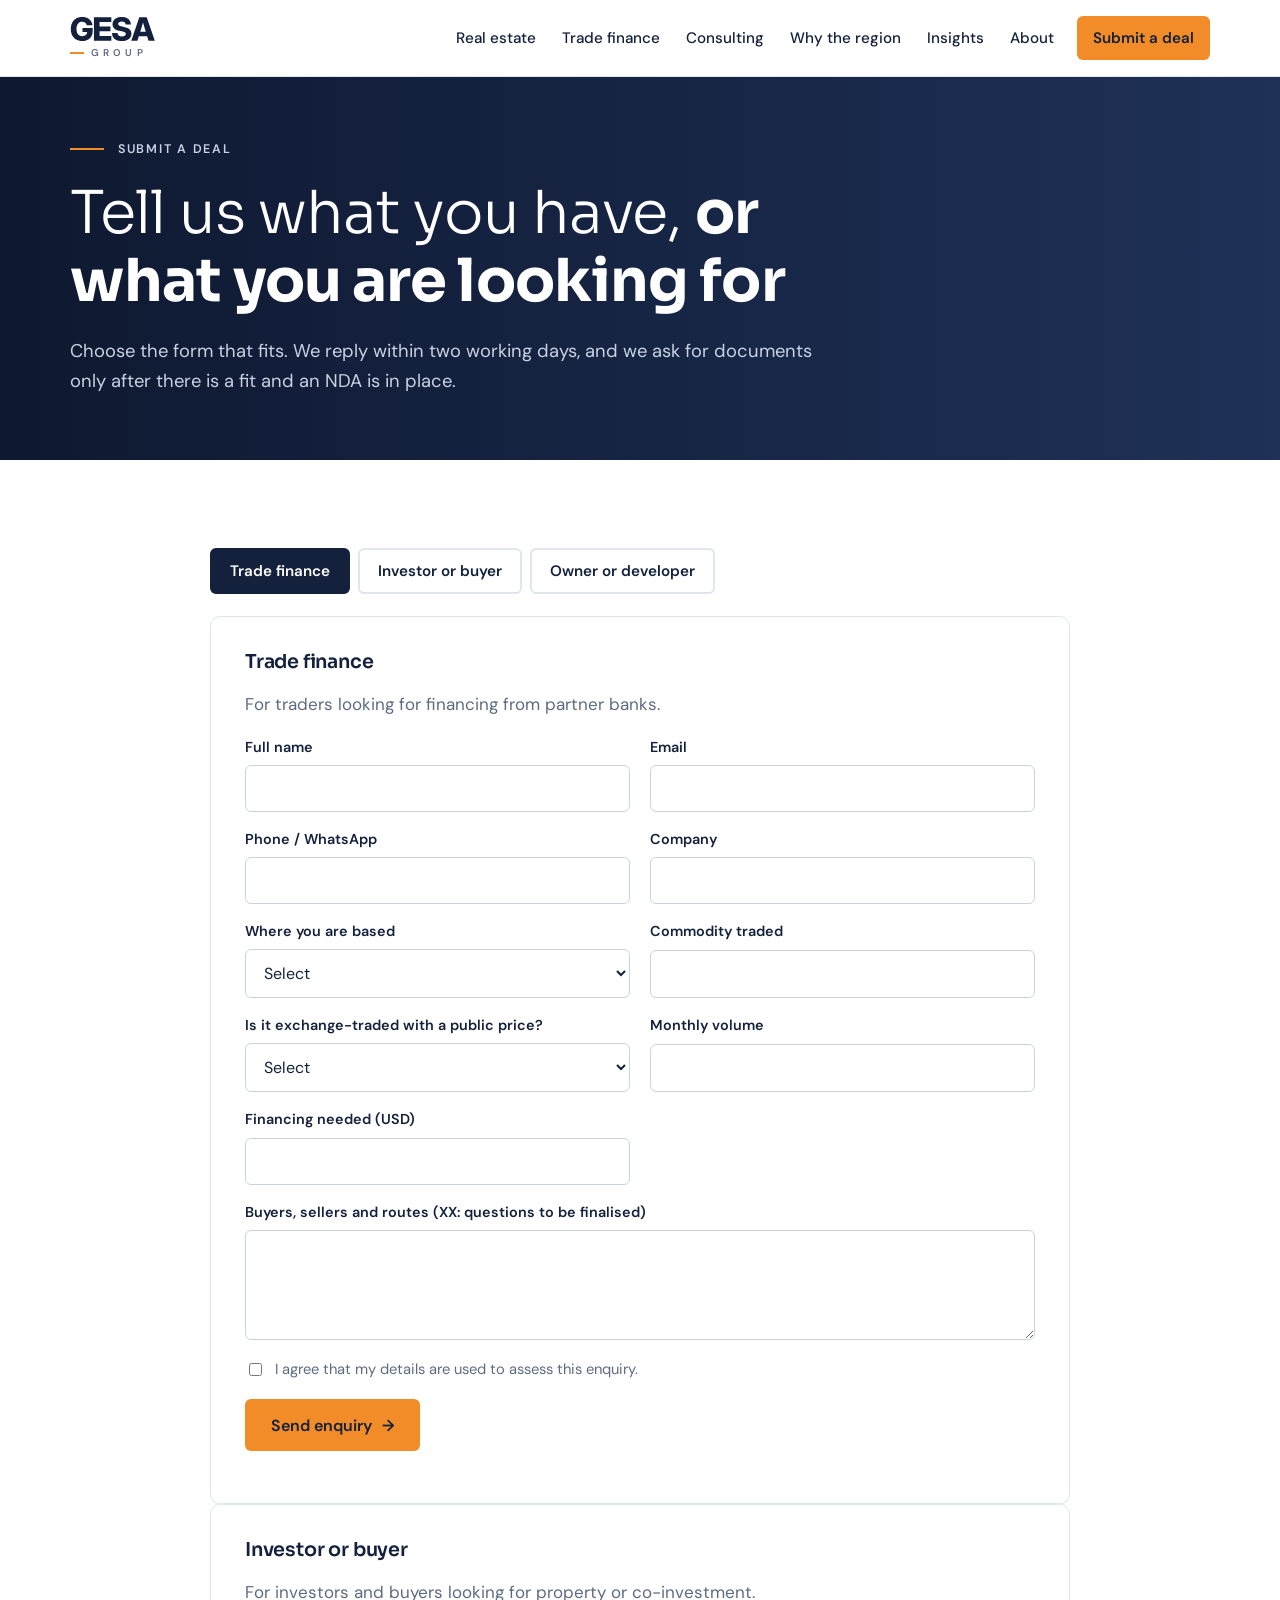
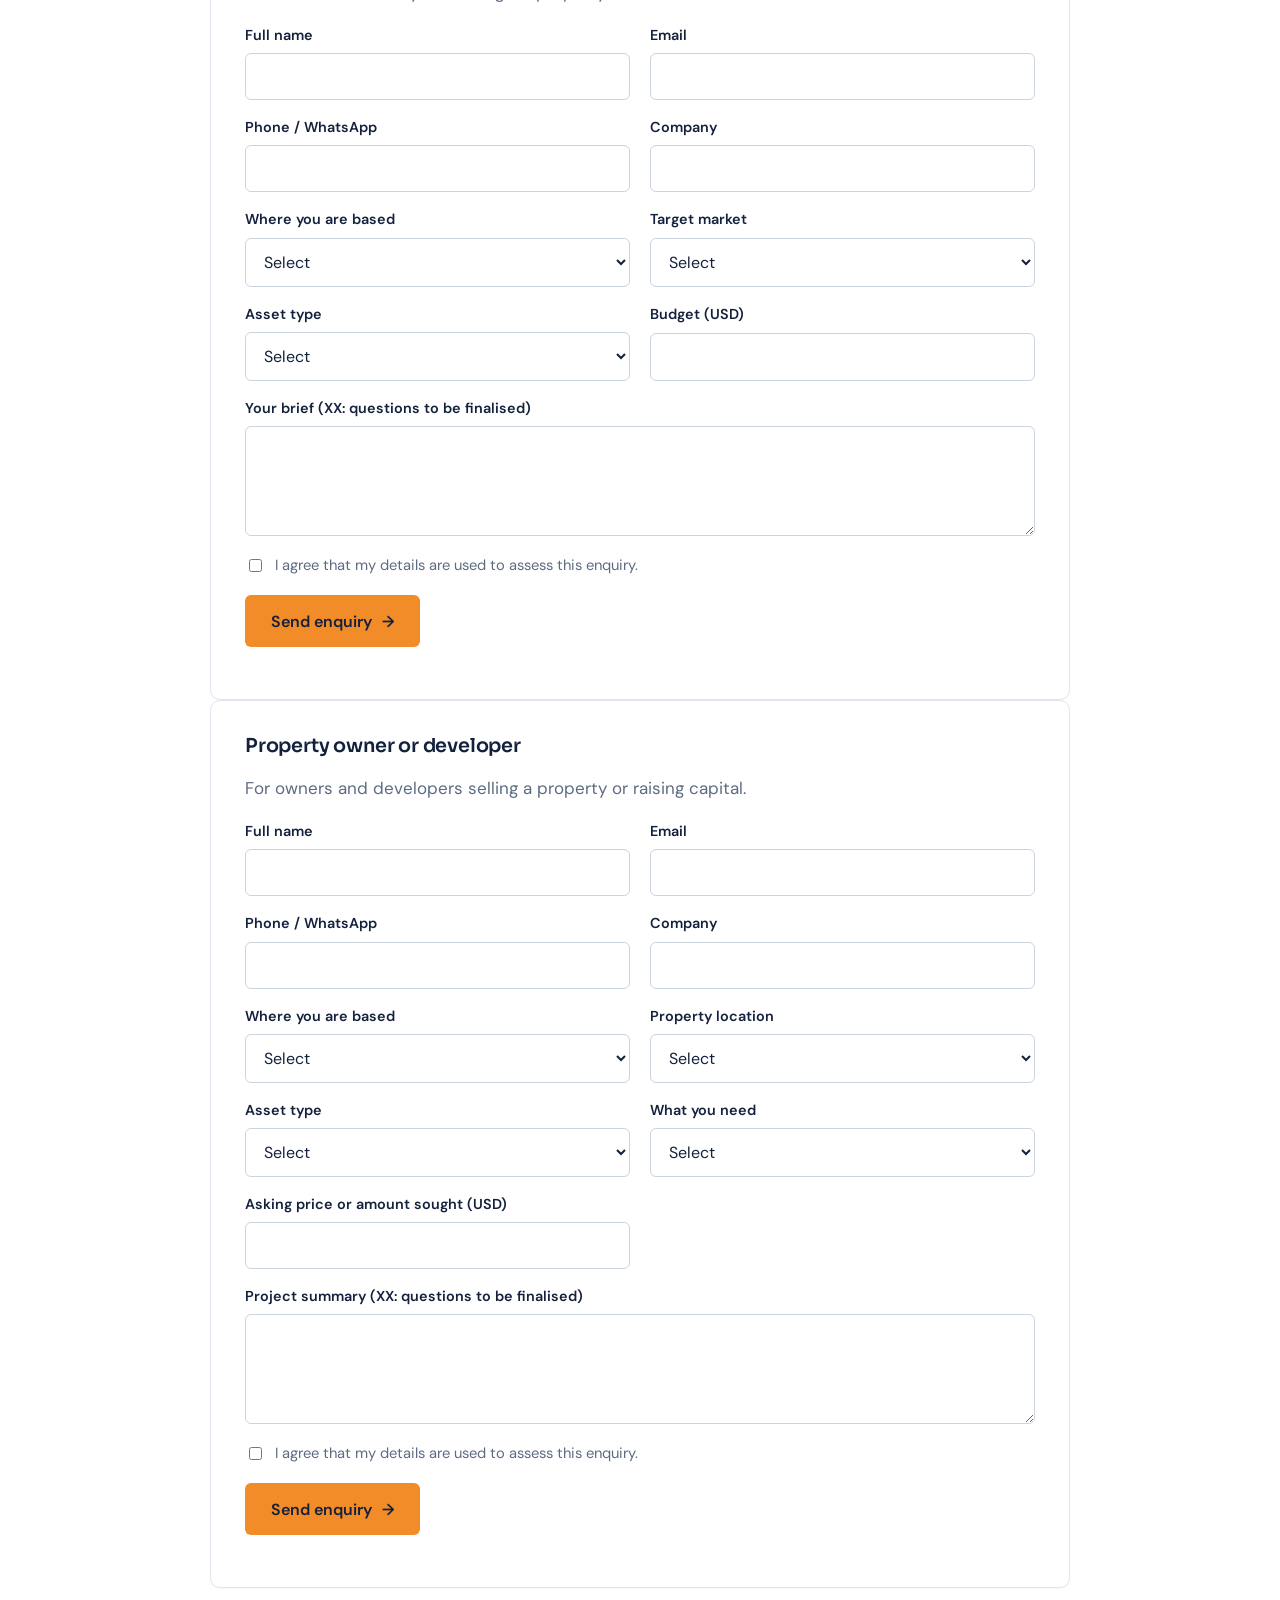
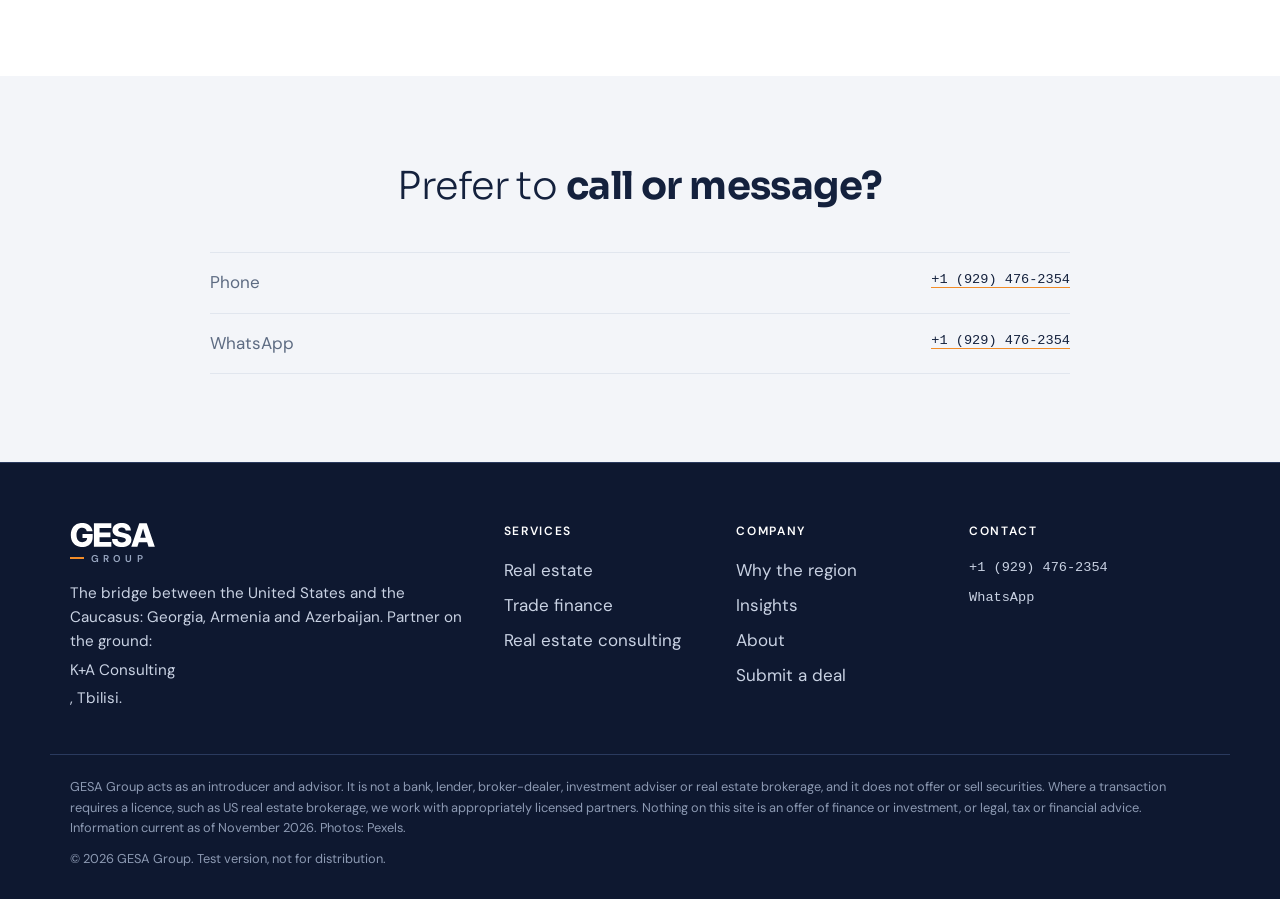
<file: contact.html>
<!doctype html>
<html lang="en">
<head>
<meta charset="utf-8">
<meta name="viewport" content="width=device-width, initial-scale=1, viewport-fit=cover">
<title>Submit a Deal | GESA Group</title>
<meta name="description" content="Send us your deal or brief.">
<meta name="robots" content="noindex, nofollow">
<link rel="icon" href="favicon.svg" type="image/svg+xml">
<link rel="preconnect" href="https://fonts.googleapis.com"><link rel="preconnect" href="https://fonts.gstatic.com" crossorigin><link rel="stylesheet" href="https://fonts.googleapis.com/css2?family=Sora:wght@300;400;600;700&family=DM+Sans:opsz,wght@9..40,400;9..40,500;9..40,600&display=swap">
<link rel="stylesheet" href="style.css?v=9">
<script type="application/ld+json">{"@context":"https://schema.org","@type":"Organization","name":"GESA Group","url":"https://thegesagroup.com/","logo":"https://thegesagroup.com/assets/gesa-logo.png","description":"Brokerage, introductions and advisory between the United States and the Caucasus: real estate, commodity trade finance and real estate consulting.","telephone":"+1-929-476-2354","areaServed":["United States","Georgia","Armenia","Azerbaijan"],"sameAs":["https://www.linkedin.com/company/86365036/"],"knowsAbout":["Real estate investment","Commodity trade finance","Cross-border advisory"]}</script>
</head>
<body>
<a class="skip" href="#main">Skip to content</a>
<header class="site-head">
  <div class="wrap head-row">
    <a class="brand" href="index.html" aria-label="GESA Group home"><svg class="brand-word" viewBox="0 -20 5412 1530" aria-hidden="true" focusable="false"><path d="M772 1514C1171 1514 1446 1259 1446 881V679H796V943H1094C1091 1097 972 1200 783 1200C548 1200 414 1032 414 746C414 459 547 290 779 290C940 290 1042 374 1069 506H1435C1402 189 1117 -24 766 -24C361 -24 52 259 52 746C52 1211 339 1514 772 1514ZM1525.08 1490H2635.08V1184H1885.08V890H2578.08V593H1885.08V306H2635.08V0H1525.08ZM3304.16 1514C3688.16 1514 3916.16 1337 3916.16 1037C3916.16 807 3773.16 676 3443.16 610L3312.16 584C3142.16 549 3071.16 504 3071.16 423C3071.16 330 3166.16 265 3302.16 265C3444.16 265 3539.16 341 3549.16 464H3882.16C3873.16 159 3654.16 -24 3297.16 -24C2947.16 -24 2711.16 163 2711.16 440C2711.16 657 2860.16 801 3151.16 861L3304.16 892C3483.16 929 3560.16 978 3560.16 1063C3560.16 1161 3459.16 1225 3307.16 1225C3135.16 1225 3030.16 1141 3025.16 998H2682.16C2682.16 1327 2907.16 1514 3304.16 1514ZM3906.24 1490H4297.24L4388.24 1203H4917.24L5005.24 1490H5407.24L4892.24 0H4418.24ZM4478.24 922 4505.24 835C4557.24 669 4605.24 506 4656.24 323C4706.24 506 4754.24 669 4803.24 835L4830.24 922Z"/></svg><span class="brand-sub" aria-hidden="true"><i></i>GROUP</span></a>
    <nav class="nav" aria-label="Main"><a href="real-estate.html">Real estate</a><a href="trade-finance.html">Trade finance</a><a href="consulting.html">Consulting</a><a href="why-the-region.html">Why the region</a><a href="insights.html">Insights</a><a href="about.html">About</a><a class="nav-cta" href="contact.html" aria-current="page">Submit a deal</a></nav>
  </div>
</header>
<main id="main">
<section class="page-hero"><div class="wrap ph-grid">
  <div class="ph-copy"><p class="eyebrow">Submit a deal</p><h1>Tell us what you have, <b>or what you are looking for</b></h1><p class="lede">Choose the form that fits. We reply within two working days, and we ask for documents only after there is a fit and an NDA is in place.</p>
  </div>
  
</div></section>
<section class="section">
  <div class="wrap narrow">
    <div class="tabs" role="tablist" aria-label="Enquiry type">
      <button role="tab" id="tab-trader" aria-controls="form-trader" aria-selected="true">Trade finance</button>
      <button role="tab" id="tab-investor" aria-controls="form-investor" aria-selected="false">Investor or buyer</button>
      <button role="tab" id="tab-owner" aria-controls="form-owner" aria-selected="false">Owner or developer</button>
    </div>
    <div class="forms"><form class="enquiry" id="form-trader" name="trader" method="POST" data-netlify="true" netlify-honeypot="company_url">
  <input type="hidden" name="form-name" value="trader">
  <p class="hp"><label>Leave empty <input name="company_url"></label></p>
  <h3>Trade finance</h3><p class="muted">For traders looking for financing from partner banks.</p>
  <div class="fields"><div class="field"><label for="trader-name">Full name</label><input id="trader-name" name="name" type="text" required></div><div class="field"><label for="trader-email">Email</label><input id="trader-email" name="email" type="email" required></div><div class="field"><label for="trader-phone">Phone / WhatsApp</label><input id="trader-phone" name="phone" type="tel" required></div><div class="field"><label for="trader-company">Company</label><input id="trader-company" name="company" type="text"></div><div class="field"><label for="trader-country">Where you are based</label><select id="trader-country" name="country"><option value="">Select</option><option>United States</option><option>Georgia</option><option>Armenia</option><option>Azerbaijan</option><option>Other</option></select></div><div class="field"><label for="trader-commodity">Commodity traded</label><input id="trader-commodity" name="commodity" type="text"></div><div class="field"><label for="trader-liquidity">Is it exchange-traded with a public price?</label><select id="trader-liquidity" name="liquidity"><option value="">Select</option><option>Yes</option><option>Partly</option><option>No, niche product</option></select></div><div class="field"><label for="trader-volume">Monthly volume</label><input id="trader-volume" name="volume" type="text"></div><div class="field"><label for="trader-amount">Financing needed (USD)</label><input id="trader-amount" name="amount" type="text"></div><div class="field full"><label for="trader-details">Buyers, sellers and routes (XX: questions to be finalised)</label><textarea id="trader-details" name="details" rows="4"></textarea></div></div>
  <label class="consent"><input type="checkbox" name="consent" required> I agree that my details are used to assess this enquiry.</label>
  <button class="btn btn-orange" type="submit">Send enquiry <span aria-hidden="true">&rarr;</span></button>
  <p class="form-note muted small" role="status"></p>
</form><form class="enquiry" id="form-investor" name="investor" method="POST" data-netlify="true" netlify-honeypot="company_url">
  <input type="hidden" name="form-name" value="investor">
  <p class="hp"><label>Leave empty <input name="company_url"></label></p>
  <h3>Investor or buyer</h3><p class="muted">For investors and buyers looking for property or co-investment.</p>
  <div class="fields"><div class="field"><label for="investor-name">Full name</label><input id="investor-name" name="name" type="text" required></div><div class="field"><label for="investor-email">Email</label><input id="investor-email" name="email" type="email" required></div><div class="field"><label for="investor-phone">Phone / WhatsApp</label><input id="investor-phone" name="phone" type="tel" required></div><div class="field"><label for="investor-company">Company</label><input id="investor-company" name="company" type="text"></div><div class="field"><label for="investor-country">Where you are based</label><select id="investor-country" name="country"><option value="">Select</option><option>United States</option><option>Georgia</option><option>Armenia</option><option>Azerbaijan</option><option>Other</option></select></div><div class="field"><label for="investor-market">Target market</label><select id="investor-market" name="market"><option value="">Select</option><option>United States</option><option>Georgia</option><option>Armenia</option><option>Azerbaijan</option><option>Open</option></select></div><div class="field"><label for="investor-asset">Asset type</label><select id="investor-asset" name="asset"><option value="">Select</option><option>Residential</option><option>Multifamily</option><option>Hospitality</option><option>Commercial</option><option>Land / development</option></select></div><div class="field"><label for="investor-budget">Budget (USD)</label><input id="investor-budget" name="budget" type="text"></div><div class="field full"><label for="investor-details">Your brief (XX: questions to be finalised)</label><textarea id="investor-details" name="details" rows="4"></textarea></div></div>
  <label class="consent"><input type="checkbox" name="consent" required> I agree that my details are used to assess this enquiry.</label>
  <button class="btn btn-orange" type="submit">Send enquiry <span aria-hidden="true">&rarr;</span></button>
  <p class="form-note muted small" role="status"></p>
</form><form class="enquiry" id="form-owner" name="owner" method="POST" data-netlify="true" netlify-honeypot="company_url">
  <input type="hidden" name="form-name" value="owner">
  <p class="hp"><label>Leave empty <input name="company_url"></label></p>
  <h3>Property owner or developer</h3><p class="muted">For owners and developers selling a property or raising capital.</p>
  <div class="fields"><div class="field"><label for="owner-name">Full name</label><input id="owner-name" name="name" type="text" required></div><div class="field"><label for="owner-email">Email</label><input id="owner-email" name="email" type="email" required></div><div class="field"><label for="owner-phone">Phone / WhatsApp</label><input id="owner-phone" name="phone" type="tel" required></div><div class="field"><label for="owner-company">Company</label><input id="owner-company" name="company" type="text"></div><div class="field"><label for="owner-country">Where you are based</label><select id="owner-country" name="country"><option value="">Select</option><option>United States</option><option>Georgia</option><option>Armenia</option><option>Azerbaijan</option><option>Other</option></select></div><div class="field"><label for="owner-location">Property location</label><select id="owner-location" name="location"><option value="">Select</option><option>United States</option><option>Georgia</option><option>Armenia</option><option>Azerbaijan</option></select></div><div class="field"><label for="owner-asset">Asset type</label><select id="owner-asset" name="asset"><option value="">Select</option><option>Residential</option><option>Multifamily</option><option>Hospitality</option><option>Commercial</option><option>Land / development</option></select></div><div class="field"><label for="owner-need">What you need</label><select id="owner-need" name="need"><option value="">Select</option><option>Buyer</option><option>Co-investor</option><option>Debt</option><option>Advice</option></select></div><div class="field"><label for="owner-value">Asking price or amount sought (USD)</label><input id="owner-value" name="value" type="text"></div><div class="field full"><label for="owner-details">Project summary (XX: questions to be finalised)</label><textarea id="owner-details" name="details" rows="4"></textarea></div></div>
  <label class="consent"><input type="checkbox" name="consent" required> I agree that my details are used to assess this enquiry.</label>
  <button class="btn btn-orange" type="submit">Send enquiry <span aria-hidden="true">&rarr;</span></button>
  <p class="form-note muted small" role="status"></p>
</form></div>
  </div>
</section>
<section class="section alt" id="contact">
  <div class="wrap narrow">
    <div class="section-head center"><h2>Prefer to <b>call or message?</b></h2></div>
    <dl class="contact-list">
      <div><dt>Phone</dt><dd class="mono"><a href="tel:+19294762354">+1 (929) 476-2354</a></dd></div>
      <div><dt>WhatsApp</dt><dd class="mono"><a href="https://wa.me/19294762354" target="_blank" rel="noopener">+1 (929) 476-2354</a></dd></div>
    </dl>
  </div>
</section>
<script>
(function(){
  var tabs=[].slice.call(document.querySelectorAll('.tabs [role=tab]'));
  function show(id){tabs.forEach(function(t){var on=t.getAttribute('aria-controls')===id;t.setAttribute('aria-selected',on);document.getElementById(t.getAttribute('aria-controls')).hidden=!on;});}
  tabs.forEach(function(t){t.addEventListener('click',function(){show(t.getAttribute('aria-controls'));});});
  var h=(location.hash||'').replace('#','');
  show(['form-trader','form-investor','form-owner'].indexOf('form-'+h)>-1?'form-'+h:'form-trader');
  [].slice.call(document.querySelectorAll('form.enquiry')).forEach(function(f){
    f.addEventListener('submit',function(e){
      e.preventDefault();
      var note=f.querySelector('.form-note'), btn=f.querySelector('button[type=submit]');
      if(location.hostname.indexOf('github.io')>-1){note.textContent='Test version: this form is not connected yet. Please call or message us on WhatsApp: +1 (929) 476-2354.';return;}
      btn.disabled=true; note.textContent='Sending…';
      fetch('/',{method:'POST',headers:{'Content-Type':'application/x-www-form-urlencoded'},body:new URLSearchParams(new FormData(f)).toString()})
        .then(function(r){if(!r.ok)throw new Error(r.status);
          f.querySelector('.fields').hidden=true; f.querySelector('.consent').hidden=true; btn.hidden=true;
          note.textContent='Thank you. We have your enquiry and will reply within two working days.';})
        .catch(function(){btn.disabled=false; note.textContent='The form could not be sent. Please try again, or call or message us on WhatsApp: +1 (929) 476-2354.';});
    });
  });
})();
</script>

</main>
<footer class="site-foot">
  <div class="wrap foot-grid">
    <div class="foot-brand">
      <a class="brand" href="index.html" aria-label="GESA Group home"><svg class="brand-word" viewBox="0 -20 5412 1530" aria-hidden="true" focusable="false"><path d="M772 1514C1171 1514 1446 1259 1446 881V679H796V943H1094C1091 1097 972 1200 783 1200C548 1200 414 1032 414 746C414 459 547 290 779 290C940 290 1042 374 1069 506H1435C1402 189 1117 -24 766 -24C361 -24 52 259 52 746C52 1211 339 1514 772 1514ZM1525.08 1490H2635.08V1184H1885.08V890H2578.08V593H1885.08V306H2635.08V0H1525.08ZM3304.16 1514C3688.16 1514 3916.16 1337 3916.16 1037C3916.16 807 3773.16 676 3443.16 610L3312.16 584C3142.16 549 3071.16 504 3071.16 423C3071.16 330 3166.16 265 3302.16 265C3444.16 265 3539.16 341 3549.16 464H3882.16C3873.16 159 3654.16 -24 3297.16 -24C2947.16 -24 2711.16 163 2711.16 440C2711.16 657 2860.16 801 3151.16 861L3304.16 892C3483.16 929 3560.16 978 3560.16 1063C3560.16 1161 3459.16 1225 3307.16 1225C3135.16 1225 3030.16 1141 3025.16 998H2682.16C2682.16 1327 2907.16 1514 3304.16 1514ZM3906.24 1490H4297.24L4388.24 1203H4917.24L5005.24 1490H5407.24L4892.24 0H4418.24ZM4478.24 922 4505.24 835C4557.24 669 4605.24 506 4656.24 323C4706.24 506 4754.24 669 4803.24 835L4830.24 922Z"/></svg><span class="brand-sub" aria-hidden="true"><i></i>GROUP</span></a>
      <p>The bridge between the United States and the Caucasus: Georgia, Armenia and Azerbaijan. Partner on the ground: <a href="https://kaconsulting.ge/" target="_blank" rel="noopener">K+A Consulting</a>, Tbilisi.</p>
    </div>
    <div><h4>Services</h4><a href="real-estate.html">Real estate</a><a href="trade-finance.html">Trade finance</a><a href="consulting.html">Real estate consulting</a></div>
    <div><h4>Company</h4><a href="why-the-region.html">Why the region</a><a href="insights.html">Insights</a><a href="about.html">About</a><a href="contact.html">Submit a deal</a></div>
    <div><h4>Contact</h4><p class="mono"><a href="tel:+19294762354">+1 (929) 476-2354</a></p><p class="mono"><a href="https://wa.me/19294762354" target="_blank" rel="noopener">WhatsApp</a></p></div>
  </div>
  <div class="wrap legal">
    <p>GESA Group acts as an introducer and advisor. It is not a bank, lender, broker-dealer, investment adviser or real estate brokerage, and it does not offer or sell securities. Where a transaction requires a licence, such as US real estate brokerage, we work with appropriately licensed partners. Nothing on this site is an offer of finance or investment, or legal, tax or financial advice. Information current as of November 2026. Photos: Pexels.</p>
    <p>&copy; 2026 GESA Group. Test version, not for distribution.</p>
  </div>
</footer>
</body>
</html>
</file>
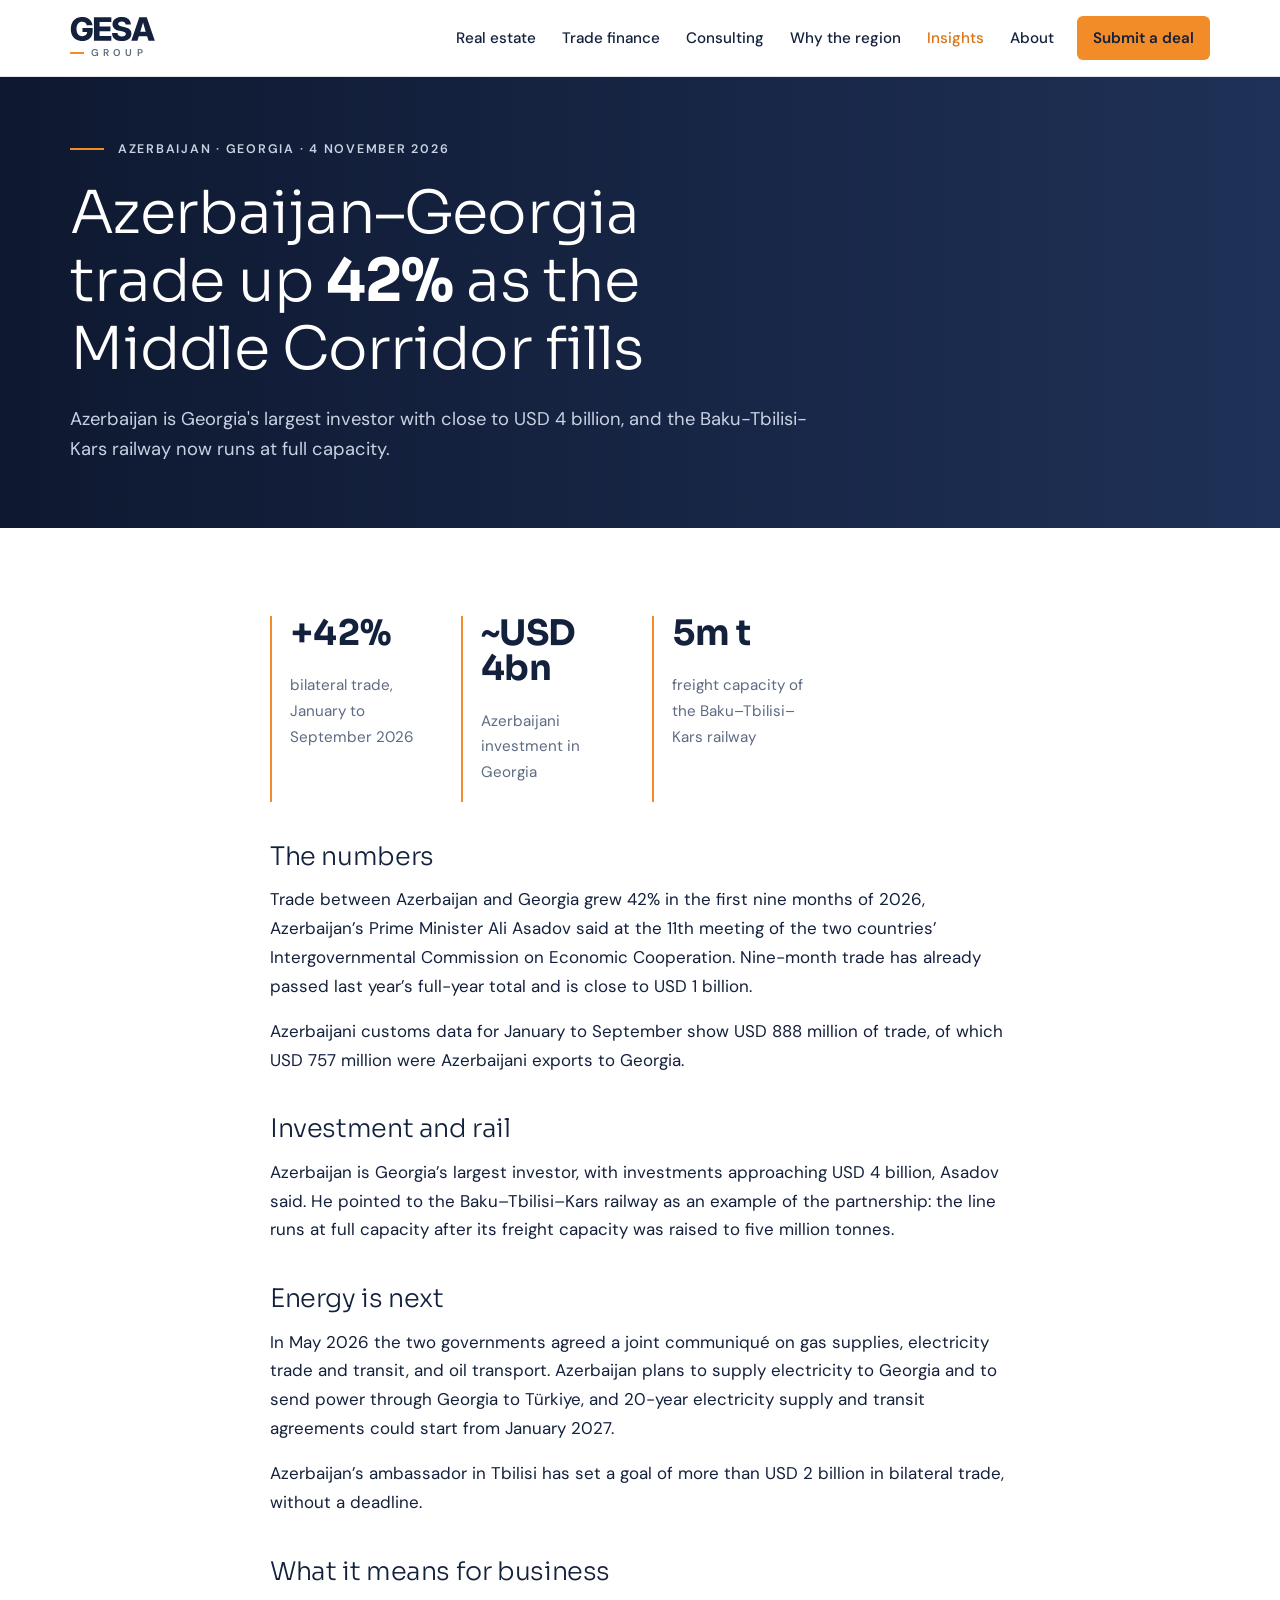
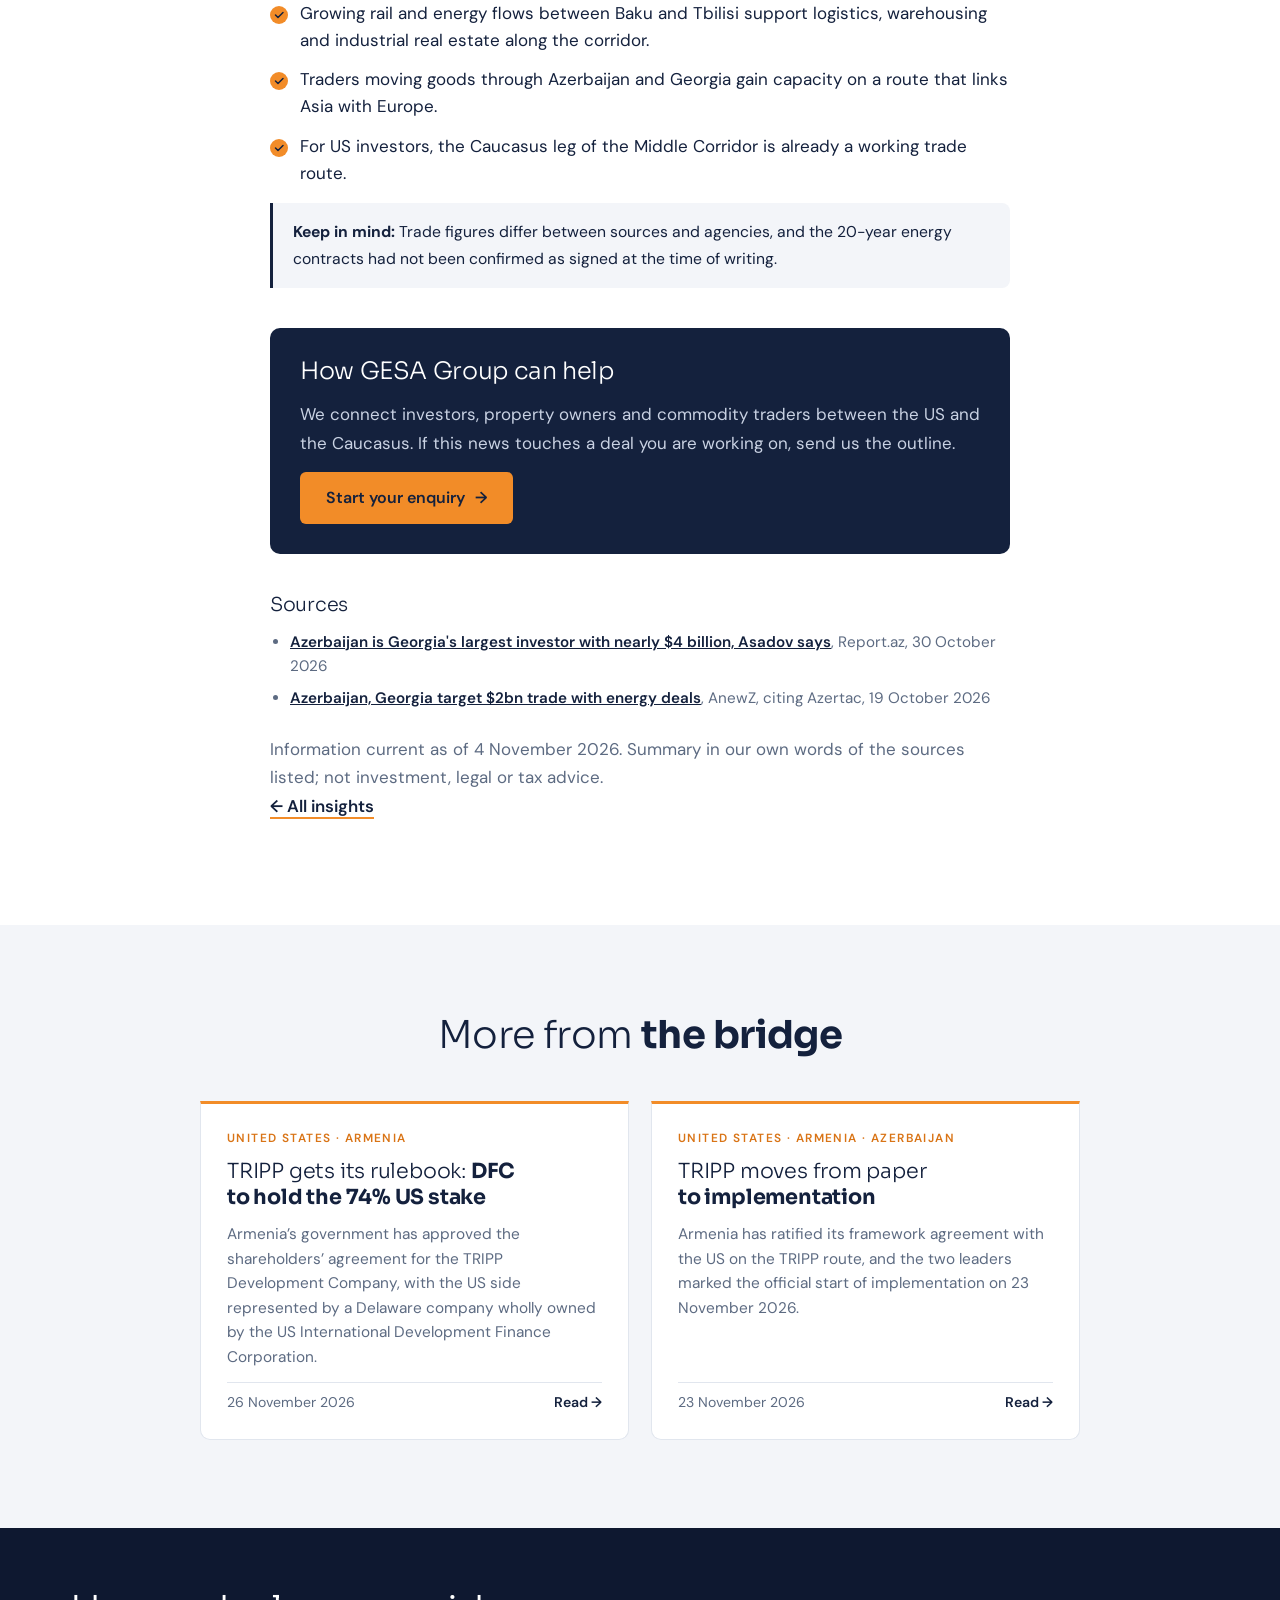
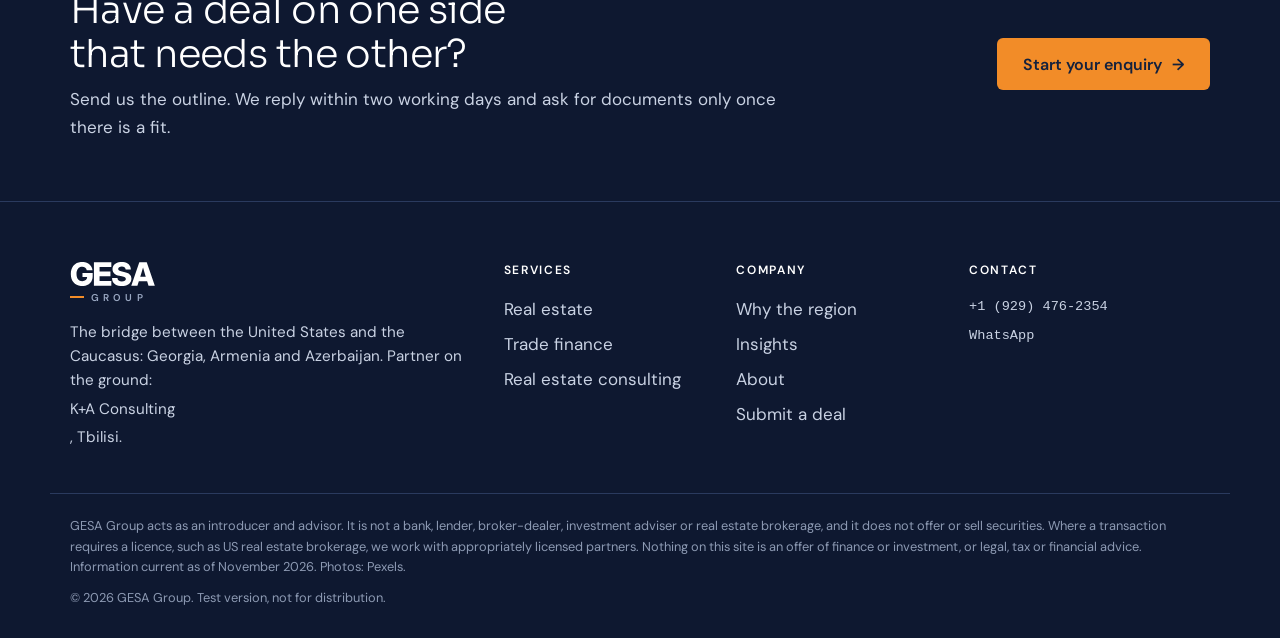
<file: insights-azerbaijan-georgia-trade-up-42.html>
<!doctype html>
<html lang="en">
<head>
<meta charset="utf-8">
<meta name="viewport" content="width=device-width, initial-scale=1, viewport-fit=cover">
<title>Azerbaijan–Georgia trade up 42% as the Middle Corridor fills | GESA Group</title>
<meta name="description" content="Azerbaijan is Georgia's largest investor with close to USD 4 billion, and the Baku-Tbilisi-Kars railway now runs at full capacity.">
<meta name="robots" content="noindex, nofollow">
<link rel="icon" href="favicon.svg" type="image/svg+xml">
<link rel="preconnect" href="https://fonts.googleapis.com"><link rel="preconnect" href="https://fonts.gstatic.com" crossorigin><link rel="stylesheet" href="https://fonts.googleapis.com/css2?family=Sora:wght@300;400;600;700&family=DM+Sans:opsz,wght@9..40,400;9..40,500;9..40,600&display=swap">
<link rel="stylesheet" href="style.css?v=9">
<script type="application/ld+json">{"@context":"https://schema.org","@type":"Organization","name":"GESA Group","url":"https://thegesagroup.com/","logo":"https://thegesagroup.com/assets/gesa-logo.png","description":"Brokerage, introductions and advisory between the United States and the Caucasus: real estate, commodity trade finance and real estate consulting.","telephone":"+1-929-476-2354","areaServed":["United States","Georgia","Armenia","Azerbaijan"],"sameAs":["https://www.linkedin.com/company/86365036/"],"knowsAbout":["Real estate investment","Commodity trade finance","Cross-border advisory"]}</script>
</head>
<body>
<a class="skip" href="#main">Skip to content</a>
<header class="site-head">
  <div class="wrap head-row">
    <a class="brand" href="index.html" aria-label="GESA Group home"><svg class="brand-word" viewBox="0 -20 5412 1530" aria-hidden="true" focusable="false"><path d="M772 1514C1171 1514 1446 1259 1446 881V679H796V943H1094C1091 1097 972 1200 783 1200C548 1200 414 1032 414 746C414 459 547 290 779 290C940 290 1042 374 1069 506H1435C1402 189 1117 -24 766 -24C361 -24 52 259 52 746C52 1211 339 1514 772 1514ZM1525.08 1490H2635.08V1184H1885.08V890H2578.08V593H1885.08V306H2635.08V0H1525.08ZM3304.16 1514C3688.16 1514 3916.16 1337 3916.16 1037C3916.16 807 3773.16 676 3443.16 610L3312.16 584C3142.16 549 3071.16 504 3071.16 423C3071.16 330 3166.16 265 3302.16 265C3444.16 265 3539.16 341 3549.16 464H3882.16C3873.16 159 3654.16 -24 3297.16 -24C2947.16 -24 2711.16 163 2711.16 440C2711.16 657 2860.16 801 3151.16 861L3304.16 892C3483.16 929 3560.16 978 3560.16 1063C3560.16 1161 3459.16 1225 3307.16 1225C3135.16 1225 3030.16 1141 3025.16 998H2682.16C2682.16 1327 2907.16 1514 3304.16 1514ZM3906.24 1490H4297.24L4388.24 1203H4917.24L5005.24 1490H5407.24L4892.24 0H4418.24ZM4478.24 922 4505.24 835C4557.24 669 4605.24 506 4656.24 323C4706.24 506 4754.24 669 4803.24 835L4830.24 922Z"/></svg><span class="brand-sub" aria-hidden="true"><i></i>GROUP</span></a>
    <nav class="nav" aria-label="Main"><a href="real-estate.html">Real estate</a><a href="trade-finance.html">Trade finance</a><a href="consulting.html">Consulting</a><a href="why-the-region.html">Why the region</a><a href="insights.html" aria-current="page">Insights</a><a href="about.html">About</a><a class="nav-cta" href="contact.html">Submit a deal</a></nav>
  </div>
</header>
<main id="main">
<section class="page-hero"><div class="wrap ph-grid">
  <div class="ph-copy"><p class="eyebrow">Azerbaijan &middot; Georgia &middot; 4 November 2026</p><h1>Azerbaijan&ndash;Georgia trade up <b>42%</b> as the Middle Corridor fills</h1><p class="lede">Azerbaijan is Georgia's largest investor with close to USD 4 billion, and the Baku-Tbilisi-Kars railway now runs at full capacity.</p>
  </div>
  
</div></section>
<section class="section">
  <div class="wrap article">
    <div class="stats light figs"><div><p class="big">+42%</p><p>bilateral trade, January to September 2026</p></div><div><p class="big">~USD 4bn</p><p>Azerbaijani investment in Georgia</p></div><div><p class="big">5m t</p><p>freight capacity of the Baku&ndash;Tbilisi&ndash;Kars railway</p></div></div>
    <h2>The numbers</h2><p>Trade between Azerbaijan and Georgia grew 42% in the first nine months of 2026, Azerbaijan&rsquo;s Prime Minister Ali Asadov said at the 11th meeting of the two countries&rsquo; Intergovernmental Commission on Economic Cooperation. Nine-month trade has already passed last year&rsquo;s full-year total and is close to USD 1 billion.</p><p>Azerbaijani customs data for January to September show USD 888 million of trade, of which USD 757 million were Azerbaijani exports to Georgia.</p><h2>Investment and rail</h2><p>Azerbaijan is Georgia&rsquo;s largest investor, with investments approaching USD 4 billion, Asadov said. He pointed to the Baku&ndash;Tbilisi&ndash;Kars railway as an example of the partnership: the line runs at full capacity after its freight capacity was raised to five million tonnes.</p><h2>Energy is next</h2><p>In May 2026 the two governments agreed a joint communiqu&eacute; on gas supplies, electricity trade and transit, and oil transport. Azerbaijan plans to supply electricity to Georgia and to send power through Georgia to T&uuml;rkiye, and 20-year electricity supply and transit agreements could start from January 2027.</p><p>Azerbaijan&rsquo;s ambassador in Tbilisi has set a goal of more than USD 2 billion in bilateral trade, without a deadline.</p>
    <h2>What it means for business</h2><ul class="checks"><li>Growing rail and energy flows between Baku and Tbilisi support logistics, warehousing and industrial real estate along the corridor.</li><li>Traders moving goods through Azerbaijan and Georgia gain capacity on a route that links Asia with Europe.</li><li>For US investors, the Caucasus leg of the Middle Corridor is already a working trade route.</li></ul>
    <p class="risk"><b>Keep in mind:</b> Trade figures differ between sources and agencies, and the 20-year energy contracts had not been confirmed as signed at the time of writing.</p>
    <div class="help-box">
      <h2>How GESA Group can help</h2>
      <p>We connect investors, property owners and commodity traders between the US and the Caucasus. If this news touches a deal you are working on, send us the outline.</p>
      <a class="btn btn-orange" href="contact.html">Start your enquiry <span aria-hidden="true">&rarr;</span></a>
    </div>
    <h2 class="src-h">Sources</h2>
    <ul class="src"><li><a href="https://report.az/en/foreign-politics/azerbaijan-is-georgia-s-largest-investor-with-nearly-4-billion-asadov-says" target="_blank" rel="noopener">Azerbaijan is Georgia's largest investor with nearly $4 billion, Asadov says</a>, Report.az, 30 October 2026</li><li><a href="https://anewz.tv/business/economy/25662/azerbaijan-georgia-target-2bn-trade-with-energy-deals/news" target="_blank" rel="noopener">Azerbaijan, Georgia target $2bn trade with energy deals</a>, AnewZ, citing Azertac, 19 October 2026</li></ul>
    <p class="note dark">Information current as of 4 November 2026. Summary in our own words of the sources listed; not investment, legal or tax advice.</p>
    <p><a class="back" href="insights.html">&larr; All insights</a></p>
  </div>
</section>
<section class="section alt"><div class="wrap"><div class="section-head center"><h2>More from <b>the bridge</b></h2></div>
<div class="ins-grid two"><a class="ins-card" href="insights-tripp-shareholders-agreement.html">
  <p class="tag">United States &middot; Armenia</p>
  <h3>TRIPP gets its rulebook: <b>DFC to hold the 74% US stake</b></h3>
  <p>Armenia&rsquo;s government has approved the shareholders&rsquo; agreement for the TRIPP Development Company, with the US side represented by a Delaware company wholly owned by the US International Development Finance Corporation.</p>
  <p class="ins-meta"><time datetime="2026-11-26">26 November 2026</time><span class="more">Read <span aria-hidden="true">&rarr;</span></span></p>
</a><a class="ins-card" href="insights-tripp-implementation-begins.html">
  <p class="tag">United States &middot; Armenia &middot; Azerbaijan</p>
  <h3>TRIPP moves from paper <b>to implementation</b></h3>
  <p>Armenia has ratified its framework agreement with the US on the TRIPP route, and the two leaders marked the official start of implementation on 23 November 2026.</p>
  <p class="ins-meta"><time datetime="2026-11-23">23 November 2026</time><span class="more">Read <span aria-hidden="true">&rarr;</span></span></p>
</a></div></div></section>
<section class="cta-band"><div class="wrap cta-row">
  <div><h2>Have a deal on one side that needs the other?</h2><p>Send us the outline. We reply within two working days and ask for documents only once there is a fit.</p></div>
  <a class="btn btn-orange" href="contact.html">Start your enquiry <span aria-hidden="true">&rarr;</span></a>
</div></section>

</main>
<footer class="site-foot">
  <div class="wrap foot-grid">
    <div class="foot-brand">
      <a class="brand" href="index.html" aria-label="GESA Group home"><svg class="brand-word" viewBox="0 -20 5412 1530" aria-hidden="true" focusable="false"><path d="M772 1514C1171 1514 1446 1259 1446 881V679H796V943H1094C1091 1097 972 1200 783 1200C548 1200 414 1032 414 746C414 459 547 290 779 290C940 290 1042 374 1069 506H1435C1402 189 1117 -24 766 -24C361 -24 52 259 52 746C52 1211 339 1514 772 1514ZM1525.08 1490H2635.08V1184H1885.08V890H2578.08V593H1885.08V306H2635.08V0H1525.08ZM3304.16 1514C3688.16 1514 3916.16 1337 3916.16 1037C3916.16 807 3773.16 676 3443.16 610L3312.16 584C3142.16 549 3071.16 504 3071.16 423C3071.16 330 3166.16 265 3302.16 265C3444.16 265 3539.16 341 3549.16 464H3882.16C3873.16 159 3654.16 -24 3297.16 -24C2947.16 -24 2711.16 163 2711.16 440C2711.16 657 2860.16 801 3151.16 861L3304.16 892C3483.16 929 3560.16 978 3560.16 1063C3560.16 1161 3459.16 1225 3307.16 1225C3135.16 1225 3030.16 1141 3025.16 998H2682.16C2682.16 1327 2907.16 1514 3304.16 1514ZM3906.24 1490H4297.24L4388.24 1203H4917.24L5005.24 1490H5407.24L4892.24 0H4418.24ZM4478.24 922 4505.24 835C4557.24 669 4605.24 506 4656.24 323C4706.24 506 4754.24 669 4803.24 835L4830.24 922Z"/></svg><span class="brand-sub" aria-hidden="true"><i></i>GROUP</span></a>
      <p>The bridge between the United States and the Caucasus: Georgia, Armenia and Azerbaijan. Partner on the ground: <a href="https://kaconsulting.ge/" target="_blank" rel="noopener">K+A Consulting</a>, Tbilisi.</p>
    </div>
    <div><h4>Services</h4><a href="real-estate.html">Real estate</a><a href="trade-finance.html">Trade finance</a><a href="consulting.html">Real estate consulting</a></div>
    <div><h4>Company</h4><a href="why-the-region.html">Why the region</a><a href="insights.html">Insights</a><a href="about.html">About</a><a href="contact.html">Submit a deal</a></div>
    <div><h4>Contact</h4><p class="mono"><a href="tel:+19294762354">+1 (929) 476-2354</a></p><p class="mono"><a href="https://wa.me/19294762354" target="_blank" rel="noopener">WhatsApp</a></p></div>
  </div>
  <div class="wrap legal">
    <p>GESA Group acts as an introducer and advisor. It is not a bank, lender, broker-dealer, investment adviser or real estate brokerage, and it does not offer or sell securities. Where a transaction requires a licence, such as US real estate brokerage, we work with appropriately licensed partners. Nothing on this site is an offer of finance or investment, or legal, tax or financial advice. Information current as of November 2026. Photos: Pexels.</p>
    <p>&copy; 2026 GESA Group. Test version, not for distribution.</p>
  </div>
</footer>
</body>
</html>
</file>
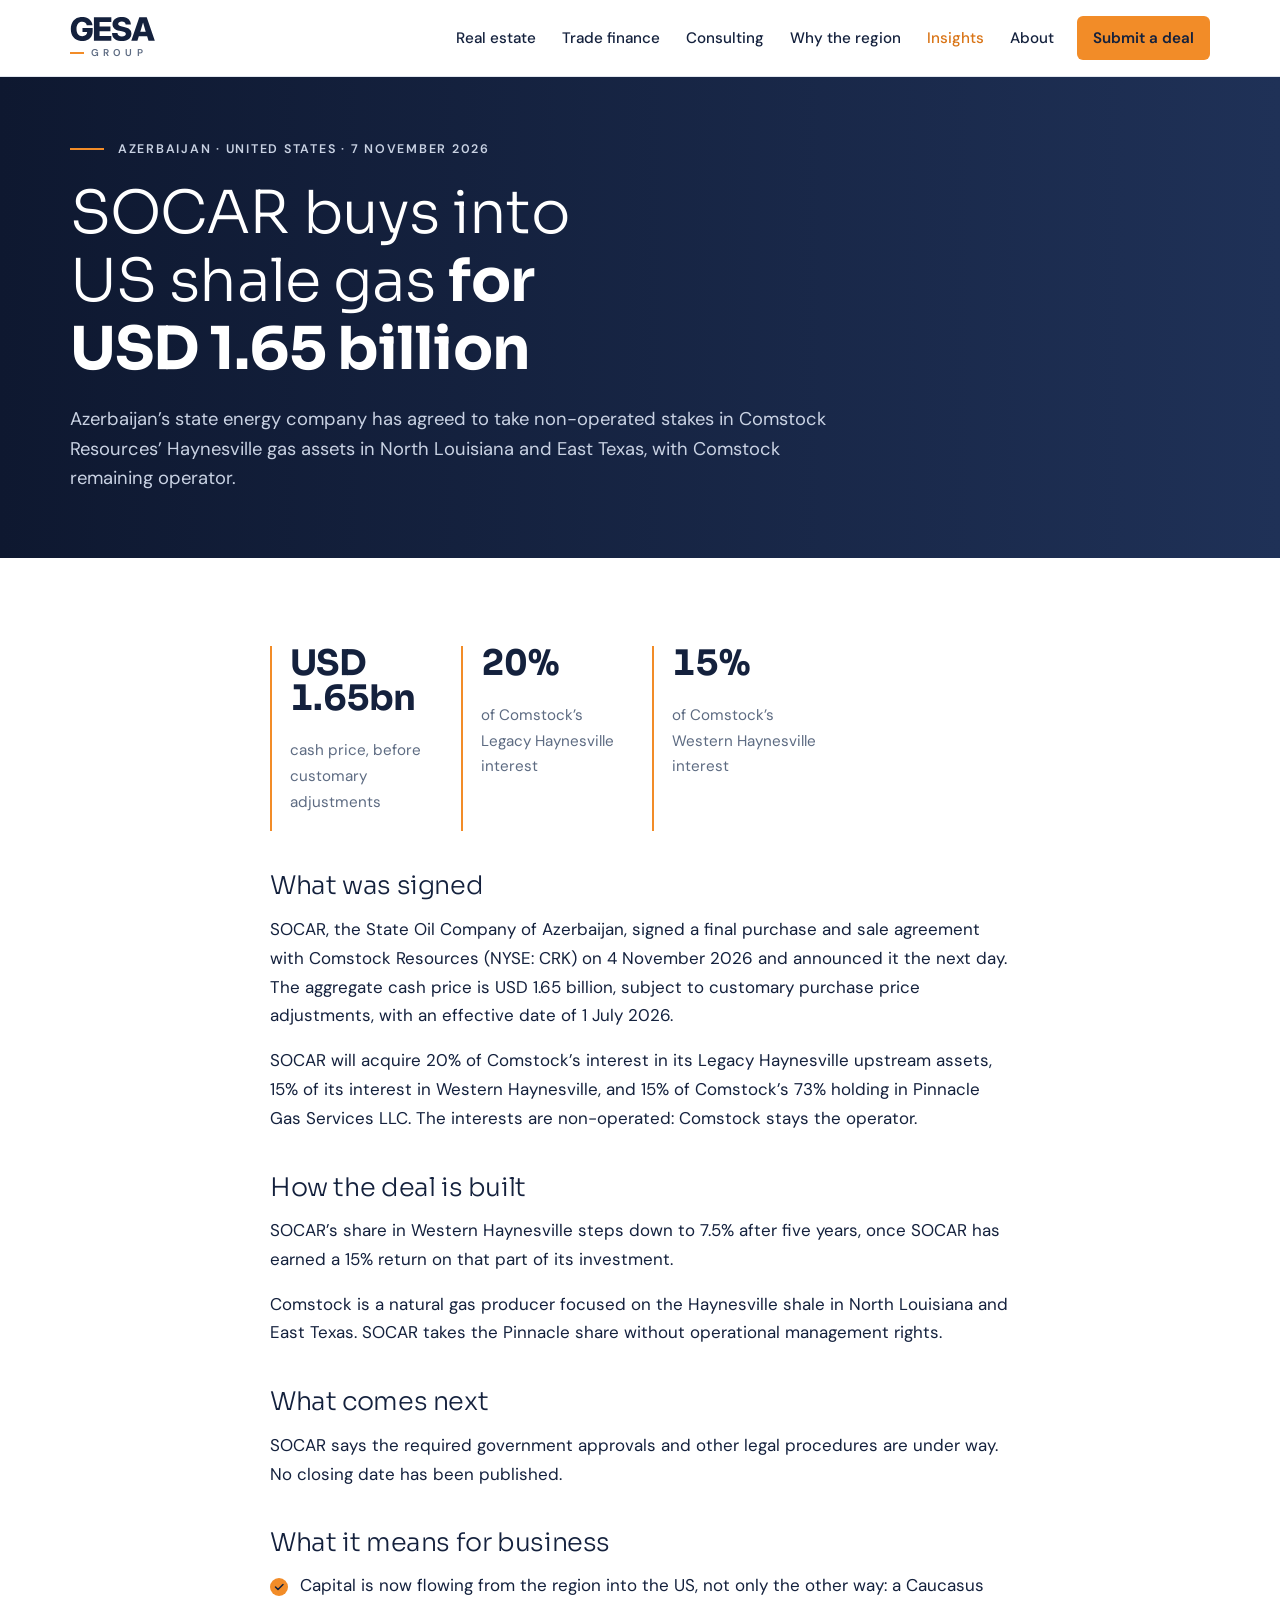
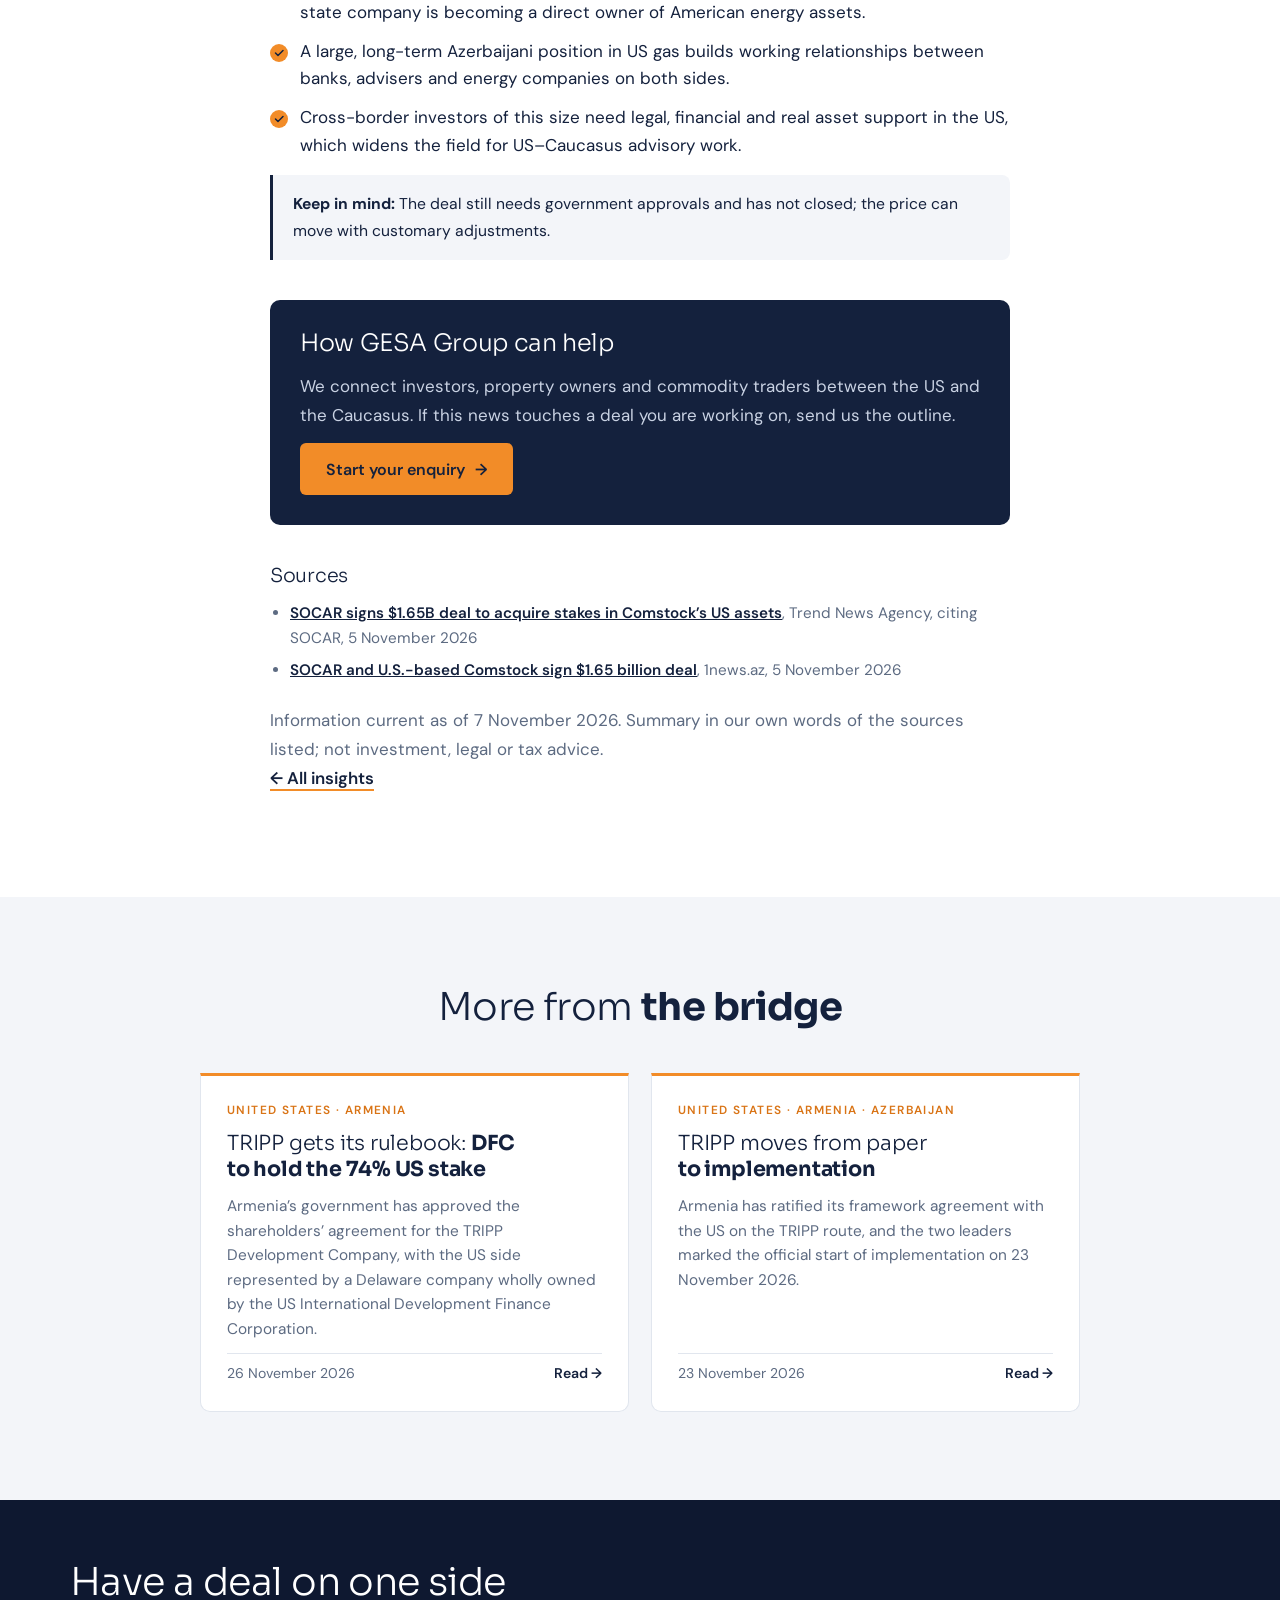
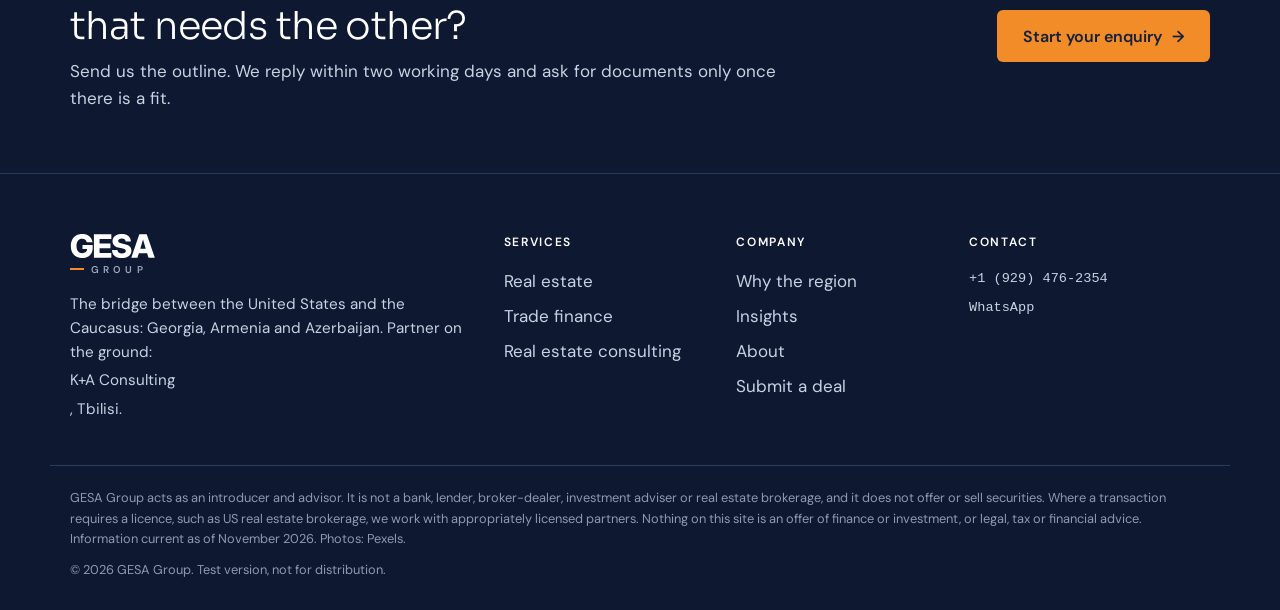
<file: insights-socar-comstock-haynesville.html>
<!doctype html>
<html lang="en">
<head>
<meta charset="utf-8">
<meta name="viewport" content="width=device-width, initial-scale=1, viewport-fit=cover">
<title>SOCAR buys into US shale gas for USD 1.65 billion | GESA Group</title>
<meta name="description" content="Azerbaijan’s state energy company has agreed to take non-operated stakes in Comstock Resources’ Haynesville gas assets in North Louisiana and East Texas, with Comstock remaining operator.">
<meta name="robots" content="noindex, nofollow">
<link rel="icon" href="favicon.svg" type="image/svg+xml">
<link rel="preconnect" href="https://fonts.googleapis.com"><link rel="preconnect" href="https://fonts.gstatic.com" crossorigin><link rel="stylesheet" href="https://fonts.googleapis.com/css2?family=Sora:wght@300;400;600;700&family=DM+Sans:opsz,wght@9..40,400;9..40,500;9..40,600&display=swap">
<link rel="stylesheet" href="style.css?v=9">
<script type="application/ld+json">{"@context":"https://schema.org","@type":"Organization","name":"GESA Group","url":"https://thegesagroup.com/","logo":"https://thegesagroup.com/assets/gesa-logo.png","description":"Brokerage, introductions and advisory between the United States and the Caucasus: real estate, commodity trade finance and real estate consulting.","telephone":"+1-929-476-2354","areaServed":["United States","Georgia","Armenia","Azerbaijan"],"sameAs":["https://www.linkedin.com/company/86365036/"],"knowsAbout":["Real estate investment","Commodity trade finance","Cross-border advisory"]}</script>
</head>
<body>
<a class="skip" href="#main">Skip to content</a>
<header class="site-head">
  <div class="wrap head-row">
    <a class="brand" href="index.html" aria-label="GESA Group home"><svg class="brand-word" viewBox="0 -20 5412 1530" aria-hidden="true" focusable="false"><path d="M772 1514C1171 1514 1446 1259 1446 881V679H796V943H1094C1091 1097 972 1200 783 1200C548 1200 414 1032 414 746C414 459 547 290 779 290C940 290 1042 374 1069 506H1435C1402 189 1117 -24 766 -24C361 -24 52 259 52 746C52 1211 339 1514 772 1514ZM1525.08 1490H2635.08V1184H1885.08V890H2578.08V593H1885.08V306H2635.08V0H1525.08ZM3304.16 1514C3688.16 1514 3916.16 1337 3916.16 1037C3916.16 807 3773.16 676 3443.16 610L3312.16 584C3142.16 549 3071.16 504 3071.16 423C3071.16 330 3166.16 265 3302.16 265C3444.16 265 3539.16 341 3549.16 464H3882.16C3873.16 159 3654.16 -24 3297.16 -24C2947.16 -24 2711.16 163 2711.16 440C2711.16 657 2860.16 801 3151.16 861L3304.16 892C3483.16 929 3560.16 978 3560.16 1063C3560.16 1161 3459.16 1225 3307.16 1225C3135.16 1225 3030.16 1141 3025.16 998H2682.16C2682.16 1327 2907.16 1514 3304.16 1514ZM3906.24 1490H4297.24L4388.24 1203H4917.24L5005.24 1490H5407.24L4892.24 0H4418.24ZM4478.24 922 4505.24 835C4557.24 669 4605.24 506 4656.24 323C4706.24 506 4754.24 669 4803.24 835L4830.24 922Z"/></svg><span class="brand-sub" aria-hidden="true"><i></i>GROUP</span></a>
    <nav class="nav" aria-label="Main"><a href="real-estate.html">Real estate</a><a href="trade-finance.html">Trade finance</a><a href="consulting.html">Consulting</a><a href="why-the-region.html">Why the region</a><a href="insights.html" aria-current="page">Insights</a><a href="about.html">About</a><a class="nav-cta" href="contact.html">Submit a deal</a></nav>
  </div>
</header>
<main id="main">
<section class="page-hero"><div class="wrap ph-grid">
  <div class="ph-copy"><p class="eyebrow">Azerbaijan &middot; United States &middot; 7 November 2026</p><h1>SOCAR buys into US shale gas <b>for USD 1.65 billion</b></h1><p class="lede">Azerbaijan&rsquo;s state energy company has agreed to take non-operated stakes in Comstock Resources&rsquo; Haynesville gas assets in North Louisiana and East Texas, with Comstock remaining operator.</p>
  </div>
  
</div></section>
<section class="section">
  <div class="wrap article">
    <div class="stats light figs"><div><p class="big">USD 1.65bn</p><p>cash price, before customary adjustments</p></div><div><p class="big">20%</p><p>of Comstock&rsquo;s Legacy Haynesville interest</p></div><div><p class="big">15%</p><p>of Comstock&rsquo;s Western Haynesville interest</p></div></div>
    <h2>What was signed</h2><p>SOCAR, the State Oil Company of Azerbaijan, signed a final purchase and sale agreement with Comstock Resources (NYSE: CRK) on 4 November 2026 and announced it the next day. The aggregate cash price is USD 1.65 billion, subject to customary purchase price adjustments, with an effective date of 1 July 2026.</p><p>SOCAR will acquire 20% of Comstock&rsquo;s interest in its Legacy Haynesville upstream assets, 15% of its interest in Western Haynesville, and 15% of Comstock&rsquo;s 73% holding in Pinnacle Gas Services LLC. The interests are non-operated: Comstock stays the operator.</p><h2>How the deal is built</h2><p>SOCAR&rsquo;s share in Western Haynesville steps down to 7.5% after five years, once SOCAR has earned a 15% return on that part of its investment.</p><p>Comstock is a natural gas producer focused on the Haynesville shale in North Louisiana and East Texas. SOCAR takes the Pinnacle share without operational management rights.</p><h2>What comes next</h2><p>SOCAR says the required government approvals and other legal procedures are under way. No closing date has been published.</p>
    <h2>What it means for business</h2><ul class="checks"><li>Capital is now flowing from the region into the US, not only the other way: a Caucasus state company is becoming a direct owner of American energy assets.</li><li>A large, long-term Azerbaijani position in US gas builds working relationships between banks, advisers and energy companies on both sides.</li><li>Cross-border investors of this size need legal, financial and real asset support in the US, which widens the field for US&ndash;Caucasus advisory work.</li></ul>
    <p class="risk"><b>Keep in mind:</b> The deal still needs government approvals and has not closed; the price can move with customary adjustments.</p>
    <div class="help-box">
      <h2>How GESA Group can help</h2>
      <p>We connect investors, property owners and commodity traders between the US and the Caucasus. If this news touches a deal you are working on, send us the outline.</p>
      <a class="btn btn-orange" href="contact.html">Start your enquiry <span aria-hidden="true">&rarr;</span></a>
    </div>
    <h2 class="src-h">Sources</h2>
    <ul class="src"><li><a href="https://trend.az/azerbaijan/4243057.html" target="_blank" rel="noopener">SOCAR signs $1.65B deal to acquire stakes in Comstock&rsquo;s US assets</a>, Trend News Agency, citing SOCAR, 5 November 2026</li><li><a href="https://1news.az/en/news/20261105094507774-SOCAR-and-U-S-based-Comstock-sign-1-65-billion-deal" target="_blank" rel="noopener">SOCAR and U.S.-based Comstock sign $1.65 billion deal</a>, 1news.az, 5 November 2026</li></ul>
    <p class="note dark">Information current as of 7 November 2026. Summary in our own words of the sources listed; not investment, legal or tax advice.</p>
    <p><a class="back" href="insights.html">&larr; All insights</a></p>
  </div>
</section>
<section class="section alt"><div class="wrap"><div class="section-head center"><h2>More from <b>the bridge</b></h2></div>
<div class="ins-grid two"><a class="ins-card" href="insights-tripp-shareholders-agreement.html">
  <p class="tag">United States &middot; Armenia</p>
  <h3>TRIPP gets its rulebook: <b>DFC to hold the 74% US stake</b></h3>
  <p>Armenia&rsquo;s government has approved the shareholders&rsquo; agreement for the TRIPP Development Company, with the US side represented by a Delaware company wholly owned by the US International Development Finance Corporation.</p>
  <p class="ins-meta"><time datetime="2026-11-26">26 November 2026</time><span class="more">Read <span aria-hidden="true">&rarr;</span></span></p>
</a><a class="ins-card" href="insights-tripp-implementation-begins.html">
  <p class="tag">United States &middot; Armenia &middot; Azerbaijan</p>
  <h3>TRIPP moves from paper <b>to implementation</b></h3>
  <p>Armenia has ratified its framework agreement with the US on the TRIPP route, and the two leaders marked the official start of implementation on 23 November 2026.</p>
  <p class="ins-meta"><time datetime="2026-11-23">23 November 2026</time><span class="more">Read <span aria-hidden="true">&rarr;</span></span></p>
</a></div></div></section>
<section class="cta-band"><div class="wrap cta-row">
  <div><h2>Have a deal on one side that needs the other?</h2><p>Send us the outline. We reply within two working days and ask for documents only once there is a fit.</p></div>
  <a class="btn btn-orange" href="contact.html">Start your enquiry <span aria-hidden="true">&rarr;</span></a>
</div></section>

</main>
<footer class="site-foot">
  <div class="wrap foot-grid">
    <div class="foot-brand">
      <a class="brand" href="index.html" aria-label="GESA Group home"><svg class="brand-word" viewBox="0 -20 5412 1530" aria-hidden="true" focusable="false"><path d="M772 1514C1171 1514 1446 1259 1446 881V679H796V943H1094C1091 1097 972 1200 783 1200C548 1200 414 1032 414 746C414 459 547 290 779 290C940 290 1042 374 1069 506H1435C1402 189 1117 -24 766 -24C361 -24 52 259 52 746C52 1211 339 1514 772 1514ZM1525.08 1490H2635.08V1184H1885.08V890H2578.08V593H1885.08V306H2635.08V0H1525.08ZM3304.16 1514C3688.16 1514 3916.16 1337 3916.16 1037C3916.16 807 3773.16 676 3443.16 610L3312.16 584C3142.16 549 3071.16 504 3071.16 423C3071.16 330 3166.16 265 3302.16 265C3444.16 265 3539.16 341 3549.16 464H3882.16C3873.16 159 3654.16 -24 3297.16 -24C2947.16 -24 2711.16 163 2711.16 440C2711.16 657 2860.16 801 3151.16 861L3304.16 892C3483.16 929 3560.16 978 3560.16 1063C3560.16 1161 3459.16 1225 3307.16 1225C3135.16 1225 3030.16 1141 3025.16 998H2682.16C2682.16 1327 2907.16 1514 3304.16 1514ZM3906.24 1490H4297.24L4388.24 1203H4917.24L5005.24 1490H5407.24L4892.24 0H4418.24ZM4478.24 922 4505.24 835C4557.24 669 4605.24 506 4656.24 323C4706.24 506 4754.24 669 4803.24 835L4830.24 922Z"/></svg><span class="brand-sub" aria-hidden="true"><i></i>GROUP</span></a>
      <p>The bridge between the United States and the Caucasus: Georgia, Armenia and Azerbaijan. Partner on the ground: <a href="https://kaconsulting.ge/" target="_blank" rel="noopener">K+A Consulting</a>, Tbilisi.</p>
    </div>
    <div><h4>Services</h4><a href="real-estate.html">Real estate</a><a href="trade-finance.html">Trade finance</a><a href="consulting.html">Real estate consulting</a></div>
    <div><h4>Company</h4><a href="why-the-region.html">Why the region</a><a href="insights.html">Insights</a><a href="about.html">About</a><a href="contact.html">Submit a deal</a></div>
    <div><h4>Contact</h4><p class="mono"><a href="tel:+19294762354">+1 (929) 476-2354</a></p><p class="mono"><a href="https://wa.me/19294762354" target="_blank" rel="noopener">WhatsApp</a></p></div>
  </div>
  <div class="wrap legal">
    <p>GESA Group acts as an introducer and advisor. It is not a bank, lender, broker-dealer, investment adviser or real estate brokerage, and it does not offer or sell securities. Where a transaction requires a licence, such as US real estate brokerage, we work with appropriately licensed partners. Nothing on this site is an offer of finance or investment, or legal, tax or financial advice. Information current as of November 2026. Photos: Pexels.</p>
    <p>&copy; 2026 GESA Group. Test version, not for distribution.</p>
  </div>
</footer>
</body>
</html>
</file>
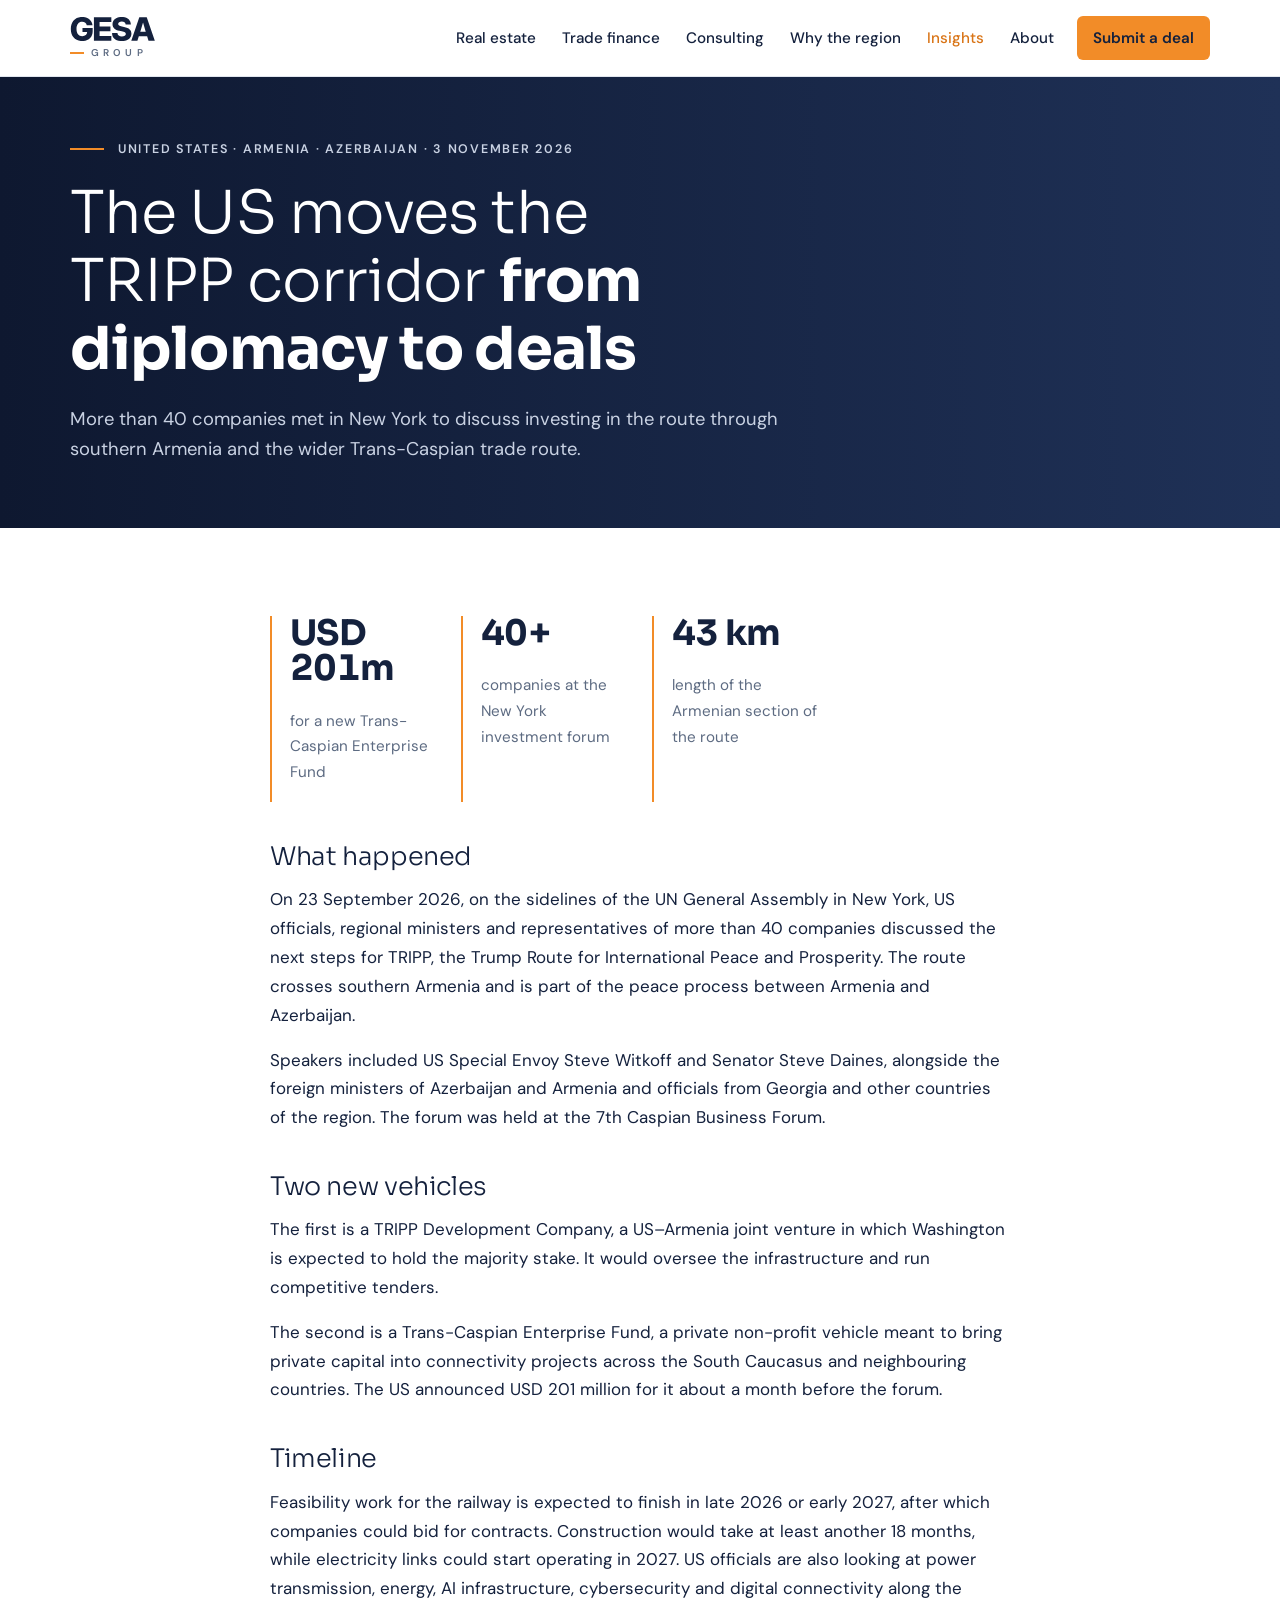
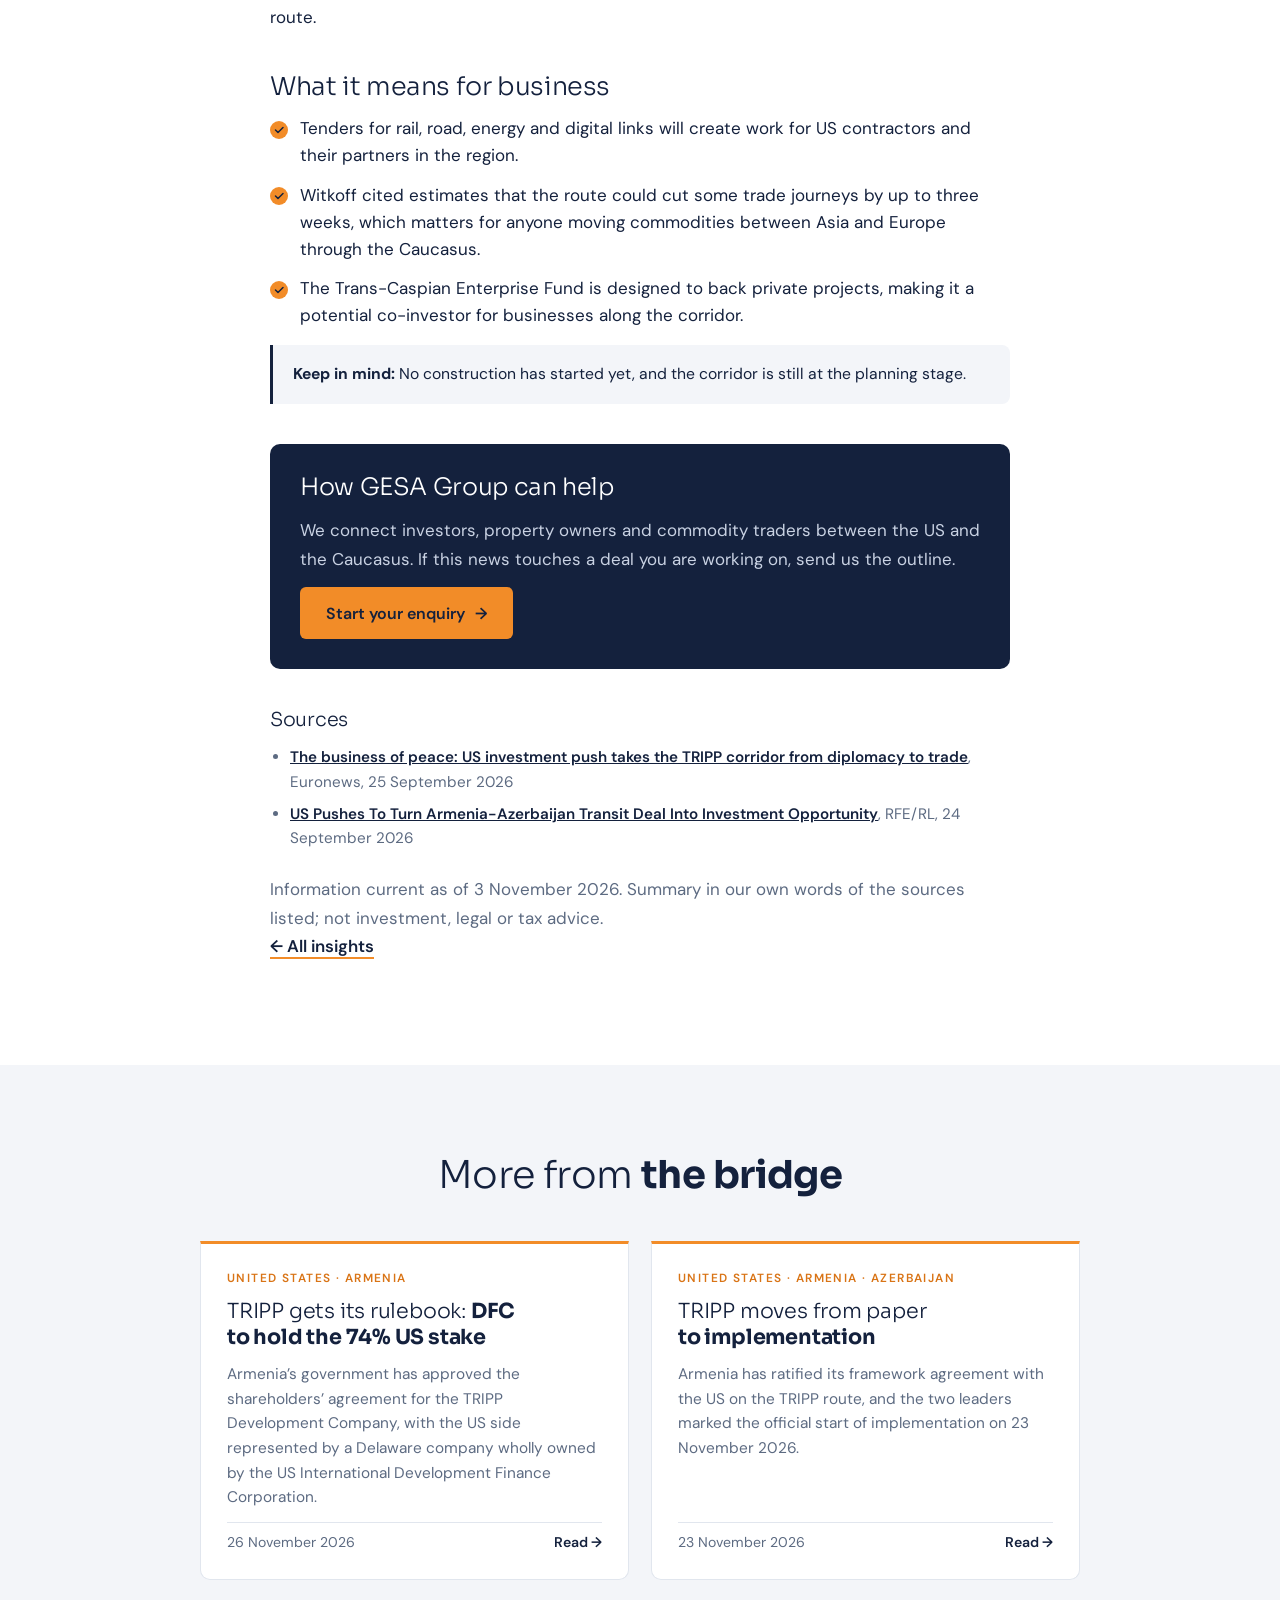
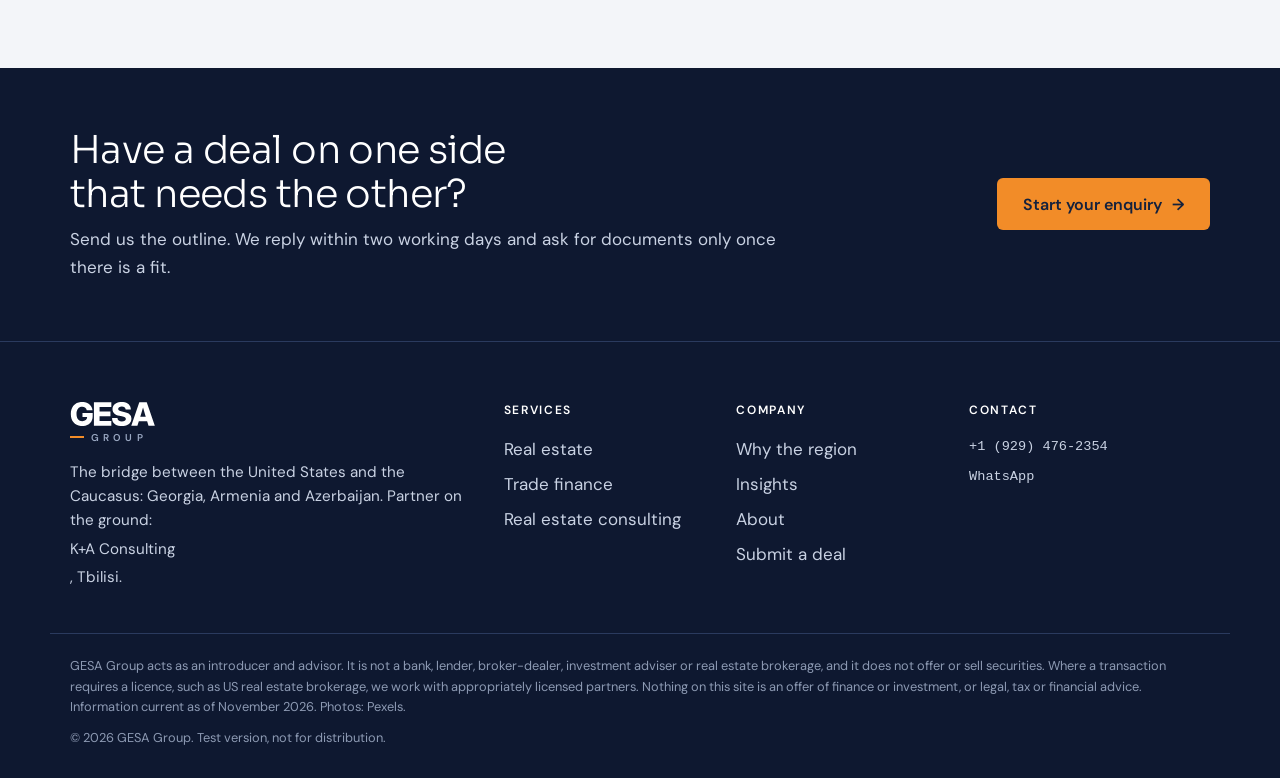
<file: insights-tripp-corridor-from-diplomacy-to-deals.html>
<!doctype html>
<html lang="en">
<head>
<meta charset="utf-8">
<meta name="viewport" content="width=device-width, initial-scale=1, viewport-fit=cover">
<title>The US moves the TRIPP corridor from diplomacy to deals | GESA Group</title>
<meta name="description" content="More than 40 companies met in New York to discuss investing in the route through southern Armenia and the wider Trans-Caspian trade route.">
<meta name="robots" content="noindex, nofollow">
<link rel="icon" href="favicon.svg" type="image/svg+xml">
<link rel="preconnect" href="https://fonts.googleapis.com"><link rel="preconnect" href="https://fonts.gstatic.com" crossorigin><link rel="stylesheet" href="https://fonts.googleapis.com/css2?family=Sora:wght@300;400;600;700&family=DM+Sans:opsz,wght@9..40,400;9..40,500;9..40,600&display=swap">
<link rel="stylesheet" href="style.css?v=9">
<script type="application/ld+json">{"@context":"https://schema.org","@type":"Organization","name":"GESA Group","url":"https://thegesagroup.com/","logo":"https://thegesagroup.com/assets/gesa-logo.png","description":"Brokerage, introductions and advisory between the United States and the Caucasus: real estate, commodity trade finance and real estate consulting.","telephone":"+1-929-476-2354","areaServed":["United States","Georgia","Armenia","Azerbaijan"],"sameAs":["https://www.linkedin.com/company/86365036/"],"knowsAbout":["Real estate investment","Commodity trade finance","Cross-border advisory"]}</script>
</head>
<body>
<a class="skip" href="#main">Skip to content</a>
<header class="site-head">
  <div class="wrap head-row">
    <a class="brand" href="index.html" aria-label="GESA Group home"><svg class="brand-word" viewBox="0 -20 5412 1530" aria-hidden="true" focusable="false"><path d="M772 1514C1171 1514 1446 1259 1446 881V679H796V943H1094C1091 1097 972 1200 783 1200C548 1200 414 1032 414 746C414 459 547 290 779 290C940 290 1042 374 1069 506H1435C1402 189 1117 -24 766 -24C361 -24 52 259 52 746C52 1211 339 1514 772 1514ZM1525.08 1490H2635.08V1184H1885.08V890H2578.08V593H1885.08V306H2635.08V0H1525.08ZM3304.16 1514C3688.16 1514 3916.16 1337 3916.16 1037C3916.16 807 3773.16 676 3443.16 610L3312.16 584C3142.16 549 3071.16 504 3071.16 423C3071.16 330 3166.16 265 3302.16 265C3444.16 265 3539.16 341 3549.16 464H3882.16C3873.16 159 3654.16 -24 3297.16 -24C2947.16 -24 2711.16 163 2711.16 440C2711.16 657 2860.16 801 3151.16 861L3304.16 892C3483.16 929 3560.16 978 3560.16 1063C3560.16 1161 3459.16 1225 3307.16 1225C3135.16 1225 3030.16 1141 3025.16 998H2682.16C2682.16 1327 2907.16 1514 3304.16 1514ZM3906.24 1490H4297.24L4388.24 1203H4917.24L5005.24 1490H5407.24L4892.24 0H4418.24ZM4478.24 922 4505.24 835C4557.24 669 4605.24 506 4656.24 323C4706.24 506 4754.24 669 4803.24 835L4830.24 922Z"/></svg><span class="brand-sub" aria-hidden="true"><i></i>GROUP</span></a>
    <nav class="nav" aria-label="Main"><a href="real-estate.html">Real estate</a><a href="trade-finance.html">Trade finance</a><a href="consulting.html">Consulting</a><a href="why-the-region.html">Why the region</a><a href="insights.html" aria-current="page">Insights</a><a href="about.html">About</a><a class="nav-cta" href="contact.html">Submit a deal</a></nav>
  </div>
</header>
<main id="main">
<section class="page-hero"><div class="wrap ph-grid">
  <div class="ph-copy"><p class="eyebrow">United States &middot; Armenia &middot; Azerbaijan &middot; 3 November 2026</p><h1>The US moves the TRIPP corridor <b>from diplomacy to deals</b></h1><p class="lede">More than 40 companies met in New York to discuss investing in the route through southern Armenia and the wider Trans-Caspian trade route.</p>
  </div>
  
</div></section>
<section class="section">
  <div class="wrap article">
    <div class="stats light figs"><div><p class="big">USD 201m</p><p>for a new Trans-Caspian Enterprise Fund</p></div><div><p class="big">40+</p><p>companies at the New York investment forum</p></div><div><p class="big">43 km</p><p>length of the Armenian section of the route</p></div></div>
    <h2>What happened</h2><p>On 23 September 2026, on the sidelines of the UN General Assembly in New York, US officials, regional ministers and representatives of more than 40 companies discussed the next steps for TRIPP, the Trump Route for International Peace and Prosperity. The route crosses southern Armenia and is part of the peace process between Armenia and Azerbaijan.</p><p>Speakers included US Special Envoy Steve Witkoff and Senator Steve Daines, alongside the foreign ministers of Azerbaijan and Armenia and officials from Georgia and other countries of the region. The forum was held at the 7th Caspian Business Forum.</p><h2>Two new vehicles</h2><p>The first is a TRIPP Development Company, a US&ndash;Armenia joint venture in which Washington is expected to hold the majority stake. It would oversee the infrastructure and run competitive tenders.</p><p>The second is a Trans-Caspian Enterprise Fund, a private non-profit vehicle meant to bring private capital into connectivity projects across the South Caucasus and neighbouring countries. The US announced USD 201 million for it about a month before the forum.</p><h2>Timeline</h2><p>Feasibility work for the railway is expected to finish in late 2026 or early 2027, after which companies could bid for contracts. Construction would take at least another 18 months, while electricity links could start operating in 2027. US officials are also looking at power transmission, energy, AI infrastructure, cybersecurity and digital connectivity along the route.</p>
    <h2>What it means for business</h2><ul class="checks"><li>Tenders for rail, road, energy and digital links will create work for US contractors and their partners in the region.</li><li>Witkoff cited estimates that the route could cut some trade journeys by up to three weeks, which matters for anyone moving commodities between Asia and Europe through the Caucasus.</li><li>The Trans-Caspian Enterprise Fund is designed to back private projects, making it a potential co-investor for businesses along the corridor.</li></ul>
    <p class="risk"><b>Keep in mind:</b> No construction has started yet, and the corridor is still at the planning stage.</p>
    <div class="help-box">
      <h2>How GESA Group can help</h2>
      <p>We connect investors, property owners and commodity traders between the US and the Caucasus. If this news touches a deal you are working on, send us the outline.</p>
      <a class="btn btn-orange" href="contact.html">Start your enquiry <span aria-hidden="true">&rarr;</span></a>
    </div>
    <h2 class="src-h">Sources</h2>
    <ul class="src"><li><a href="https://www.euronews.com/2026/09/25/the-business-of-peace-us-investment-push-takes-the-tripp-corridor-from-diplomacy-to-trade" target="_blank" rel="noopener">The business of peace: US investment push takes the TRIPP corridor from diplomacy to trade</a>, Euronews, 25 September 2026</li><li><a href="https://www.rferl.org/a/tripp-armenia-azerbaijan-us-investment-transit-corridor/33863442.html" target="_blank" rel="noopener">US Pushes To Turn Armenia-Azerbaijan Transit Deal Into Investment Opportunity</a>, RFE/RL, 24 September 2026</li></ul>
    <p class="note dark">Information current as of 3 November 2026. Summary in our own words of the sources listed; not investment, legal or tax advice.</p>
    <p><a class="back" href="insights.html">&larr; All insights</a></p>
  </div>
</section>
<section class="section alt"><div class="wrap"><div class="section-head center"><h2>More from <b>the bridge</b></h2></div>
<div class="ins-grid two"><a class="ins-card" href="insights-tripp-shareholders-agreement.html">
  <p class="tag">United States &middot; Armenia</p>
  <h3>TRIPP gets its rulebook: <b>DFC to hold the 74% US stake</b></h3>
  <p>Armenia&rsquo;s government has approved the shareholders&rsquo; agreement for the TRIPP Development Company, with the US side represented by a Delaware company wholly owned by the US International Development Finance Corporation.</p>
  <p class="ins-meta"><time datetime="2026-11-26">26 November 2026</time><span class="more">Read <span aria-hidden="true">&rarr;</span></span></p>
</a><a class="ins-card" href="insights-tripp-implementation-begins.html">
  <p class="tag">United States &middot; Armenia &middot; Azerbaijan</p>
  <h3>TRIPP moves from paper <b>to implementation</b></h3>
  <p>Armenia has ratified its framework agreement with the US on the TRIPP route, and the two leaders marked the official start of implementation on 23 November 2026.</p>
  <p class="ins-meta"><time datetime="2026-11-23">23 November 2026</time><span class="more">Read <span aria-hidden="true">&rarr;</span></span></p>
</a></div></div></section>
<section class="cta-band"><div class="wrap cta-row">
  <div><h2>Have a deal on one side that needs the other?</h2><p>Send us the outline. We reply within two working days and ask for documents only once there is a fit.</p></div>
  <a class="btn btn-orange" href="contact.html">Start your enquiry <span aria-hidden="true">&rarr;</span></a>
</div></section>

</main>
<footer class="site-foot">
  <div class="wrap foot-grid">
    <div class="foot-brand">
      <a class="brand" href="index.html" aria-label="GESA Group home"><svg class="brand-word" viewBox="0 -20 5412 1530" aria-hidden="true" focusable="false"><path d="M772 1514C1171 1514 1446 1259 1446 881V679H796V943H1094C1091 1097 972 1200 783 1200C548 1200 414 1032 414 746C414 459 547 290 779 290C940 290 1042 374 1069 506H1435C1402 189 1117 -24 766 -24C361 -24 52 259 52 746C52 1211 339 1514 772 1514ZM1525.08 1490H2635.08V1184H1885.08V890H2578.08V593H1885.08V306H2635.08V0H1525.08ZM3304.16 1514C3688.16 1514 3916.16 1337 3916.16 1037C3916.16 807 3773.16 676 3443.16 610L3312.16 584C3142.16 549 3071.16 504 3071.16 423C3071.16 330 3166.16 265 3302.16 265C3444.16 265 3539.16 341 3549.16 464H3882.16C3873.16 159 3654.16 -24 3297.16 -24C2947.16 -24 2711.16 163 2711.16 440C2711.16 657 2860.16 801 3151.16 861L3304.16 892C3483.16 929 3560.16 978 3560.16 1063C3560.16 1161 3459.16 1225 3307.16 1225C3135.16 1225 3030.16 1141 3025.16 998H2682.16C2682.16 1327 2907.16 1514 3304.16 1514ZM3906.24 1490H4297.24L4388.24 1203H4917.24L5005.24 1490H5407.24L4892.24 0H4418.24ZM4478.24 922 4505.24 835C4557.24 669 4605.24 506 4656.24 323C4706.24 506 4754.24 669 4803.24 835L4830.24 922Z"/></svg><span class="brand-sub" aria-hidden="true"><i></i>GROUP</span></a>
      <p>The bridge between the United States and the Caucasus: Georgia, Armenia and Azerbaijan. Partner on the ground: <a href="https://kaconsulting.ge/" target="_blank" rel="noopener">K+A Consulting</a>, Tbilisi.</p>
    </div>
    <div><h4>Services</h4><a href="real-estate.html">Real estate</a><a href="trade-finance.html">Trade finance</a><a href="consulting.html">Real estate consulting</a></div>
    <div><h4>Company</h4><a href="why-the-region.html">Why the region</a><a href="insights.html">Insights</a><a href="about.html">About</a><a href="contact.html">Submit a deal</a></div>
    <div><h4>Contact</h4><p class="mono"><a href="tel:+19294762354">+1 (929) 476-2354</a></p><p class="mono"><a href="https://wa.me/19294762354" target="_blank" rel="noopener">WhatsApp</a></p></div>
  </div>
  <div class="wrap legal">
    <p>GESA Group acts as an introducer and advisor. It is not a bank, lender, broker-dealer, investment adviser or real estate brokerage, and it does not offer or sell securities. Where a transaction requires a licence, such as US real estate brokerage, we work with appropriately licensed partners. Nothing on this site is an offer of finance or investment, or legal, tax or financial advice. Information current as of November 2026. Photos: Pexels.</p>
    <p>&copy; 2026 GESA Group. Test version, not for distribution.</p>
  </div>
</footer>
</body>
</html>
</file>
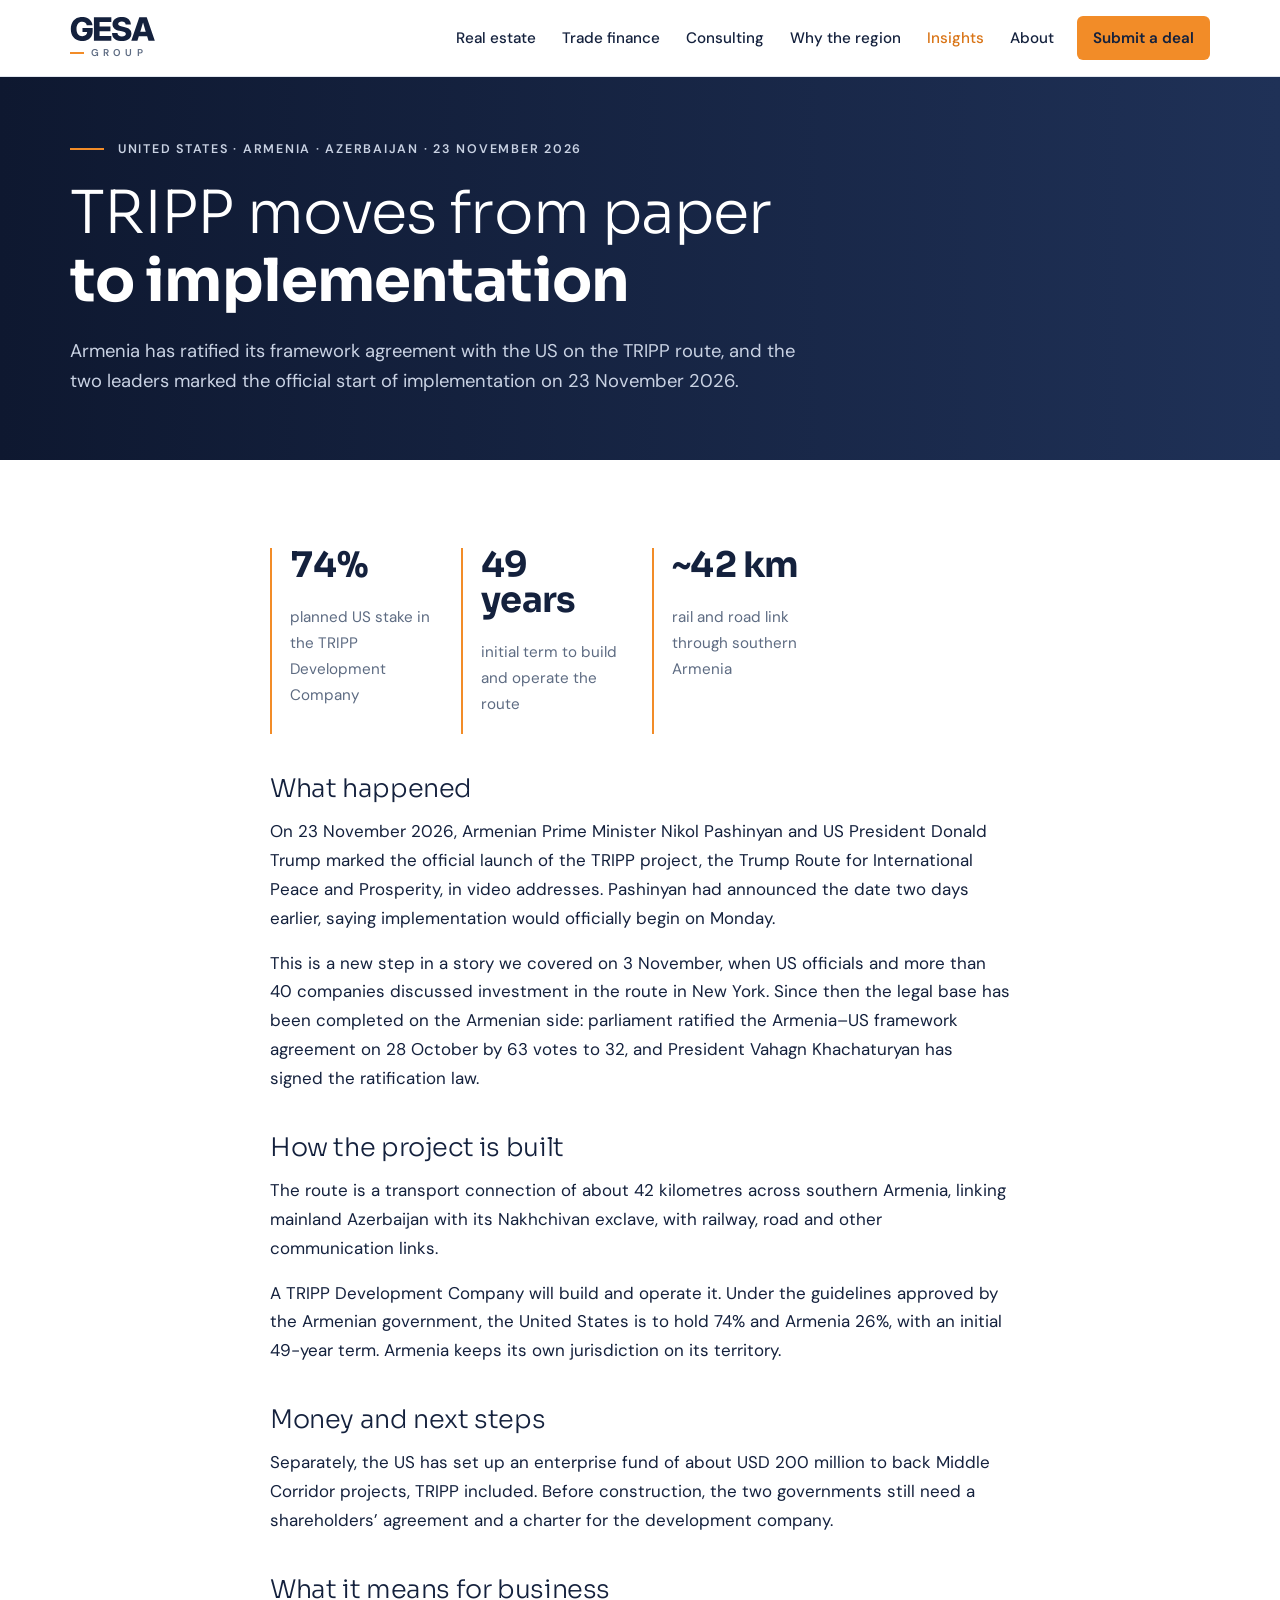
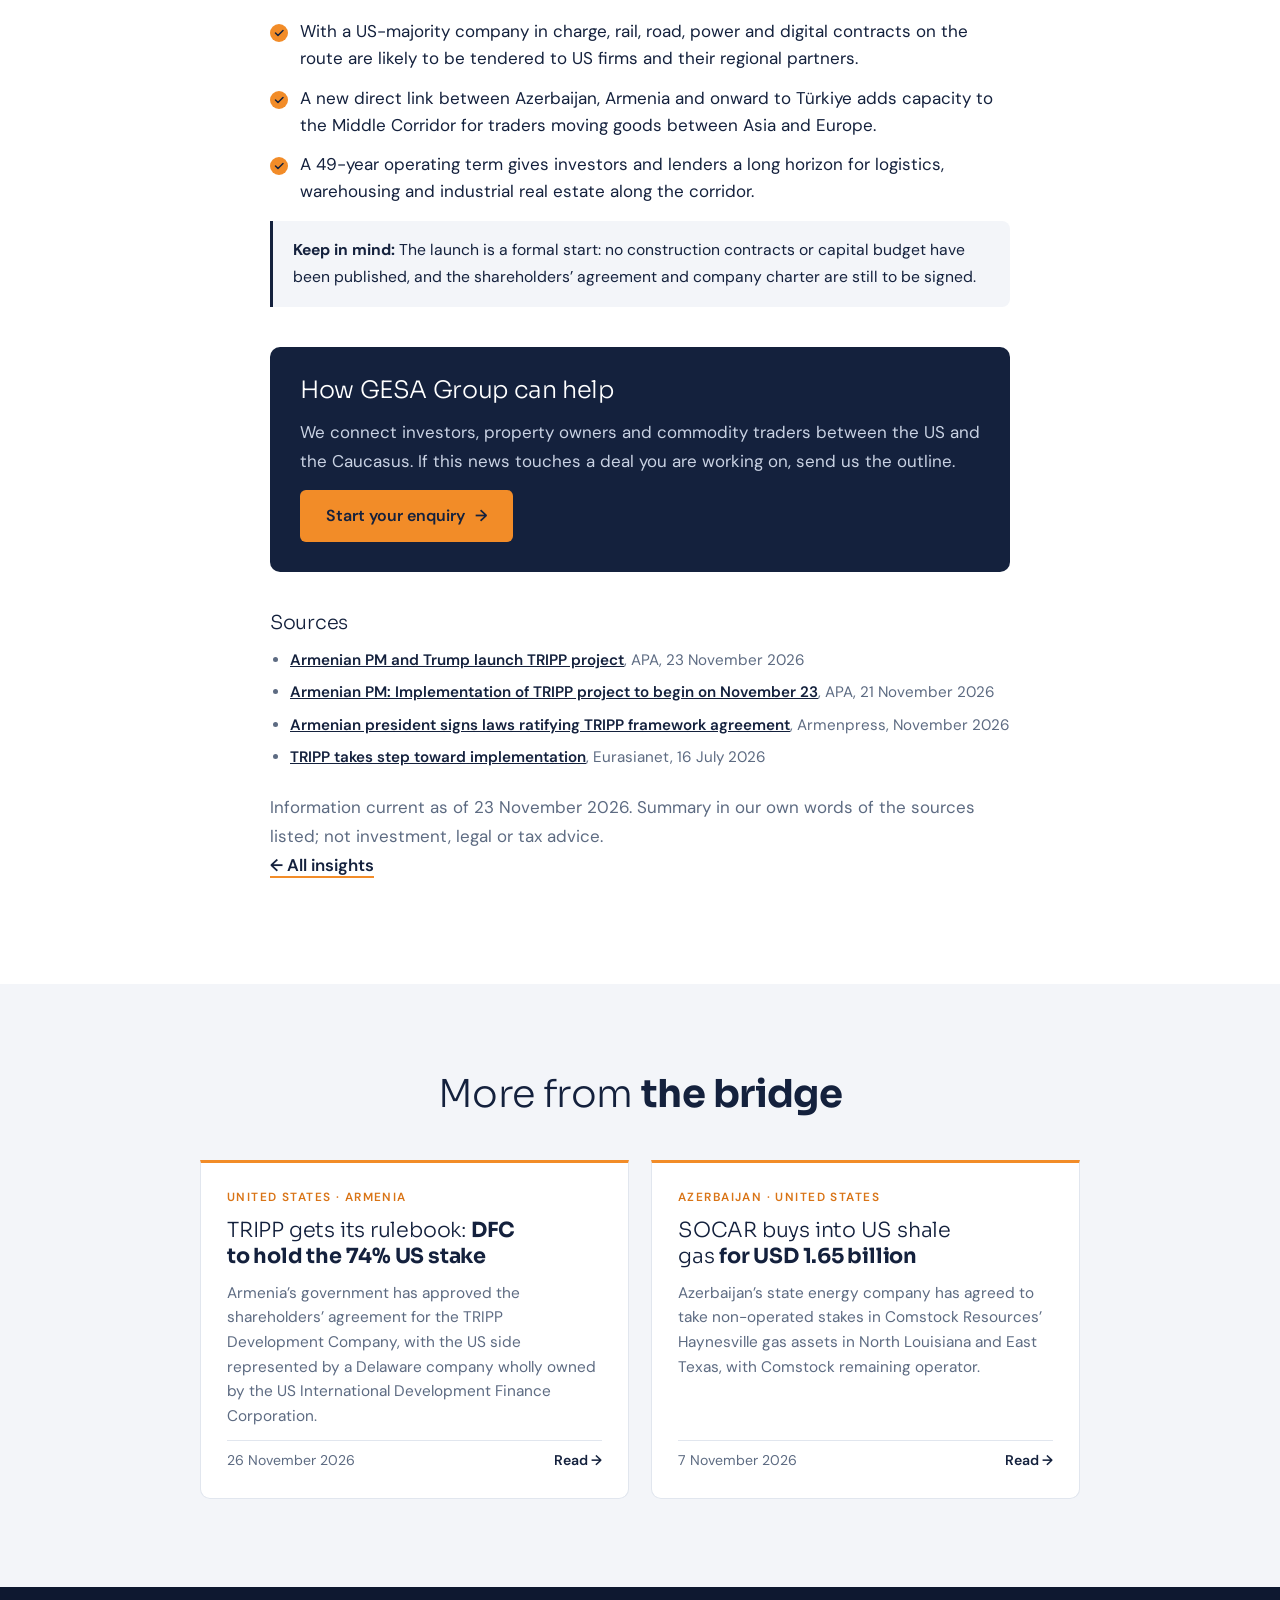
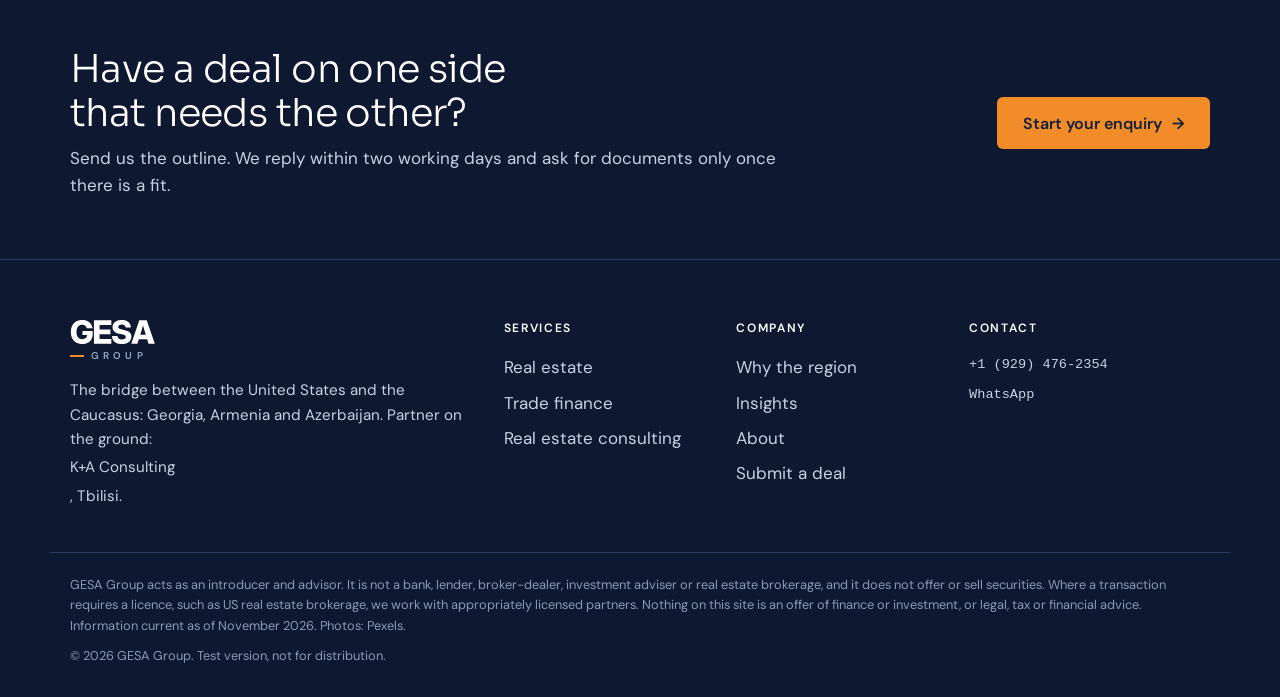
<file: insights-tripp-implementation-begins.html>
<!doctype html>
<html lang="en">
<head>
<meta charset="utf-8">
<meta name="viewport" content="width=device-width, initial-scale=1, viewport-fit=cover">
<title>TRIPP moves from paper to implementation | GESA Group</title>
<meta name="description" content="Armenia has ratified its framework agreement with the US on the TRIPP route, and the two leaders marked the official start of implementation on 23 November 2026.">
<meta name="robots" content="noindex, nofollow">
<link rel="icon" href="favicon.svg" type="image/svg+xml">
<link rel="preconnect" href="https://fonts.googleapis.com"><link rel="preconnect" href="https://fonts.gstatic.com" crossorigin><link rel="stylesheet" href="https://fonts.googleapis.com/css2?family=Sora:wght@300;400;600;700&family=DM+Sans:opsz,wght@9..40,400;9..40,500;9..40,600&display=swap">
<link rel="stylesheet" href="style.css?v=9">
<script type="application/ld+json">{"@context":"https://schema.org","@type":"Organization","name":"GESA Group","url":"https://thegesagroup.com/","logo":"https://thegesagroup.com/assets/gesa-logo.png","description":"Brokerage, introductions and advisory between the United States and the Caucasus: real estate, commodity trade finance and real estate consulting.","telephone":"+1-929-476-2354","areaServed":["United States","Georgia","Armenia","Azerbaijan"],"sameAs":["https://www.linkedin.com/company/86365036/"],"knowsAbout":["Real estate investment","Commodity trade finance","Cross-border advisory"]}</script>
</head>
<body>
<a class="skip" href="#main">Skip to content</a>
<header class="site-head">
  <div class="wrap head-row">
    <a class="brand" href="index.html" aria-label="GESA Group home"><svg class="brand-word" viewBox="0 -20 5412 1530" aria-hidden="true" focusable="false"><path d="M772 1514C1171 1514 1446 1259 1446 881V679H796V943H1094C1091 1097 972 1200 783 1200C548 1200 414 1032 414 746C414 459 547 290 779 290C940 290 1042 374 1069 506H1435C1402 189 1117 -24 766 -24C361 -24 52 259 52 746C52 1211 339 1514 772 1514ZM1525.08 1490H2635.08V1184H1885.08V890H2578.08V593H1885.08V306H2635.08V0H1525.08ZM3304.16 1514C3688.16 1514 3916.16 1337 3916.16 1037C3916.16 807 3773.16 676 3443.16 610L3312.16 584C3142.16 549 3071.16 504 3071.16 423C3071.16 330 3166.16 265 3302.16 265C3444.16 265 3539.16 341 3549.16 464H3882.16C3873.16 159 3654.16 -24 3297.16 -24C2947.16 -24 2711.16 163 2711.16 440C2711.16 657 2860.16 801 3151.16 861L3304.16 892C3483.16 929 3560.16 978 3560.16 1063C3560.16 1161 3459.16 1225 3307.16 1225C3135.16 1225 3030.16 1141 3025.16 998H2682.16C2682.16 1327 2907.16 1514 3304.16 1514ZM3906.24 1490H4297.24L4388.24 1203H4917.24L5005.24 1490H5407.24L4892.24 0H4418.24ZM4478.24 922 4505.24 835C4557.24 669 4605.24 506 4656.24 323C4706.24 506 4754.24 669 4803.24 835L4830.24 922Z"/></svg><span class="brand-sub" aria-hidden="true"><i></i>GROUP</span></a>
    <nav class="nav" aria-label="Main"><a href="real-estate.html">Real estate</a><a href="trade-finance.html">Trade finance</a><a href="consulting.html">Consulting</a><a href="why-the-region.html">Why the region</a><a href="insights.html" aria-current="page">Insights</a><a href="about.html">About</a><a class="nav-cta" href="contact.html">Submit a deal</a></nav>
  </div>
</header>
<main id="main">
<section class="page-hero"><div class="wrap ph-grid">
  <div class="ph-copy"><p class="eyebrow">United States &middot; Armenia &middot; Azerbaijan &middot; 23 November 2026</p><h1>TRIPP moves from paper <b>to implementation</b></h1><p class="lede">Armenia has ratified its framework agreement with the US on the TRIPP route, and the two leaders marked the official start of implementation on 23 November 2026.</p>
  </div>
  
</div></section>
<section class="section">
  <div class="wrap article">
    <div class="stats light figs"><div><p class="big">74%</p><p>planned US stake in the TRIPP Development Company</p></div><div><p class="big">49 years</p><p>initial term to build and operate the route</p></div><div><p class="big">~42 km</p><p>rail and road link through southern Armenia</p></div></div>
    <h2>What happened</h2><p>On 23 November 2026, Armenian Prime Minister Nikol Pashinyan and US President Donald Trump marked the official launch of the TRIPP project, the Trump Route for International Peace and Prosperity, in video addresses. Pashinyan had announced the date two days earlier, saying implementation would officially begin on Monday.</p><p>This is a new step in a story we covered on 3 November, when US officials and more than 40 companies discussed investment in the route in New York. Since then the legal base has been completed on the Armenian side: parliament ratified the Armenia&ndash;US framework agreement on 28 October by 63 votes to 32, and President Vahagn Khachaturyan has signed the ratification law.</p><h2>How the project is built</h2><p>The route is a transport connection of about 42 kilometres across southern Armenia, linking mainland Azerbaijan with its Nakhchivan exclave, with railway, road and other communication links.</p><p>A TRIPP Development Company will build and operate it. Under the guidelines approved by the Armenian government, the United States is to hold 74% and Armenia 26%, with an initial 49-year term. Armenia keeps its own jurisdiction on its territory.</p><h2>Money and next steps</h2><p>Separately, the US has set up an enterprise fund of about USD 200 million to back Middle Corridor projects, TRIPP included. Before construction, the two governments still need a shareholders&rsquo; agreement and a charter for the development company.</p>
    <h2>What it means for business</h2><ul class="checks"><li>With a US-majority company in charge, rail, road, power and digital contracts on the route are likely to be tendered to US firms and their regional partners.</li><li>A new direct link between Azerbaijan, Armenia and onward to T&uuml;rkiye adds capacity to the Middle Corridor for traders moving goods between Asia and Europe.</li><li>A 49-year operating term gives investors and lenders a long horizon for logistics, warehousing and industrial real estate along the corridor.</li></ul>
    <p class="risk"><b>Keep in mind:</b> The launch is a formal start: no construction contracts or capital budget have been published, and the shareholders&rsquo; agreement and company charter are still to be signed.</p>
    <div class="help-box">
      <h2>How GESA Group can help</h2>
      <p>We connect investors, property owners and commodity traders between the US and the Caucasus. If this news touches a deal you are working on, send us the outline.</p>
      <a class="btn btn-orange" href="contact.html">Start your enquiry <span aria-hidden="true">&rarr;</span></a>
    </div>
    <h2 class="src-h">Sources</h2>
    <ul class="src"><li><a href="https://en.apa.az/america/armenian-pm-and-trump-launch-tripp-project-537924" target="_blank" rel="noopener">Armenian PM and Trump launch TRIPP project</a>, APA, 23 November 2026</li><li><a href="https://en.apa.az/cis-countries/armenian-pm-implementation-of-tripp-project-to-begin-on-november-23-updated-537644" target="_blank" rel="noopener">Armenian PM: Implementation of TRIPP project to begin on November 23</a>, APA, 21 November 2026</li><li><a href="https://armenpress.am/en/article/1265451" target="_blank" rel="noopener">Armenian president signs laws ratifying TRIPP framework agreement</a>, Armenpress, November 2026</li><li><a href="https://eurasianet.org/tripp-takes-step-toward-implementation" target="_blank" rel="noopener">TRIPP takes step toward implementation</a>, Eurasianet, 16 July 2026</li></ul>
    <p class="note dark">Information current as of 23 November 2026. Summary in our own words of the sources listed; not investment, legal or tax advice.</p>
    <p><a class="back" href="insights.html">&larr; All insights</a></p>
  </div>
</section>
<section class="section alt"><div class="wrap"><div class="section-head center"><h2>More from <b>the bridge</b></h2></div>
<div class="ins-grid two"><a class="ins-card" href="insights-tripp-shareholders-agreement.html">
  <p class="tag">United States &middot; Armenia</p>
  <h3>TRIPP gets its rulebook: <b>DFC to hold the 74% US stake</b></h3>
  <p>Armenia&rsquo;s government has approved the shareholders&rsquo; agreement for the TRIPP Development Company, with the US side represented by a Delaware company wholly owned by the US International Development Finance Corporation.</p>
  <p class="ins-meta"><time datetime="2026-11-26">26 November 2026</time><span class="more">Read <span aria-hidden="true">&rarr;</span></span></p>
</a><a class="ins-card" href="insights-socar-comstock-haynesville.html">
  <p class="tag">Azerbaijan &middot; United States</p>
  <h3>SOCAR buys into US shale gas <b>for USD 1.65 billion</b></h3>
  <p>Azerbaijan&rsquo;s state energy company has agreed to take non-operated stakes in Comstock Resources&rsquo; Haynesville gas assets in North Louisiana and East Texas, with Comstock remaining operator.</p>
  <p class="ins-meta"><time datetime="2026-11-07">7 November 2026</time><span class="more">Read <span aria-hidden="true">&rarr;</span></span></p>
</a></div></div></section>
<section class="cta-band"><div class="wrap cta-row">
  <div><h2>Have a deal on one side that needs the other?</h2><p>Send us the outline. We reply within two working days and ask for documents only once there is a fit.</p></div>
  <a class="btn btn-orange" href="contact.html">Start your enquiry <span aria-hidden="true">&rarr;</span></a>
</div></section>

</main>
<footer class="site-foot">
  <div class="wrap foot-grid">
    <div class="foot-brand">
      <a class="brand" href="index.html" aria-label="GESA Group home"><svg class="brand-word" viewBox="0 -20 5412 1530" aria-hidden="true" focusable="false"><path d="M772 1514C1171 1514 1446 1259 1446 881V679H796V943H1094C1091 1097 972 1200 783 1200C548 1200 414 1032 414 746C414 459 547 290 779 290C940 290 1042 374 1069 506H1435C1402 189 1117 -24 766 -24C361 -24 52 259 52 746C52 1211 339 1514 772 1514ZM1525.08 1490H2635.08V1184H1885.08V890H2578.08V593H1885.08V306H2635.08V0H1525.08ZM3304.16 1514C3688.16 1514 3916.16 1337 3916.16 1037C3916.16 807 3773.16 676 3443.16 610L3312.16 584C3142.16 549 3071.16 504 3071.16 423C3071.16 330 3166.16 265 3302.16 265C3444.16 265 3539.16 341 3549.16 464H3882.16C3873.16 159 3654.16 -24 3297.16 -24C2947.16 -24 2711.16 163 2711.16 440C2711.16 657 2860.16 801 3151.16 861L3304.16 892C3483.16 929 3560.16 978 3560.16 1063C3560.16 1161 3459.16 1225 3307.16 1225C3135.16 1225 3030.16 1141 3025.16 998H2682.16C2682.16 1327 2907.16 1514 3304.16 1514ZM3906.24 1490H4297.24L4388.24 1203H4917.24L5005.24 1490H5407.24L4892.24 0H4418.24ZM4478.24 922 4505.24 835C4557.24 669 4605.24 506 4656.24 323C4706.24 506 4754.24 669 4803.24 835L4830.24 922Z"/></svg><span class="brand-sub" aria-hidden="true"><i></i>GROUP</span></a>
      <p>The bridge between the United States and the Caucasus: Georgia, Armenia and Azerbaijan. Partner on the ground: <a href="https://kaconsulting.ge/" target="_blank" rel="noopener">K+A Consulting</a>, Tbilisi.</p>
    </div>
    <div><h4>Services</h4><a href="real-estate.html">Real estate</a><a href="trade-finance.html">Trade finance</a><a href="consulting.html">Real estate consulting</a></div>
    <div><h4>Company</h4><a href="why-the-region.html">Why the region</a><a href="insights.html">Insights</a><a href="about.html">About</a><a href="contact.html">Submit a deal</a></div>
    <div><h4>Contact</h4><p class="mono"><a href="tel:+19294762354">+1 (929) 476-2354</a></p><p class="mono"><a href="https://wa.me/19294762354" target="_blank" rel="noopener">WhatsApp</a></p></div>
  </div>
  <div class="wrap legal">
    <p>GESA Group acts as an introducer and advisor. It is not a bank, lender, broker-dealer, investment adviser or real estate brokerage, and it does not offer or sell securities. Where a transaction requires a licence, such as US real estate brokerage, we work with appropriately licensed partners. Nothing on this site is an offer of finance or investment, or legal, tax or financial advice. Information current as of November 2026. Photos: Pexels.</p>
    <p>&copy; 2026 GESA Group. Test version, not for distribution.</p>
  </div>
</footer>
</body>
</html>
</file>
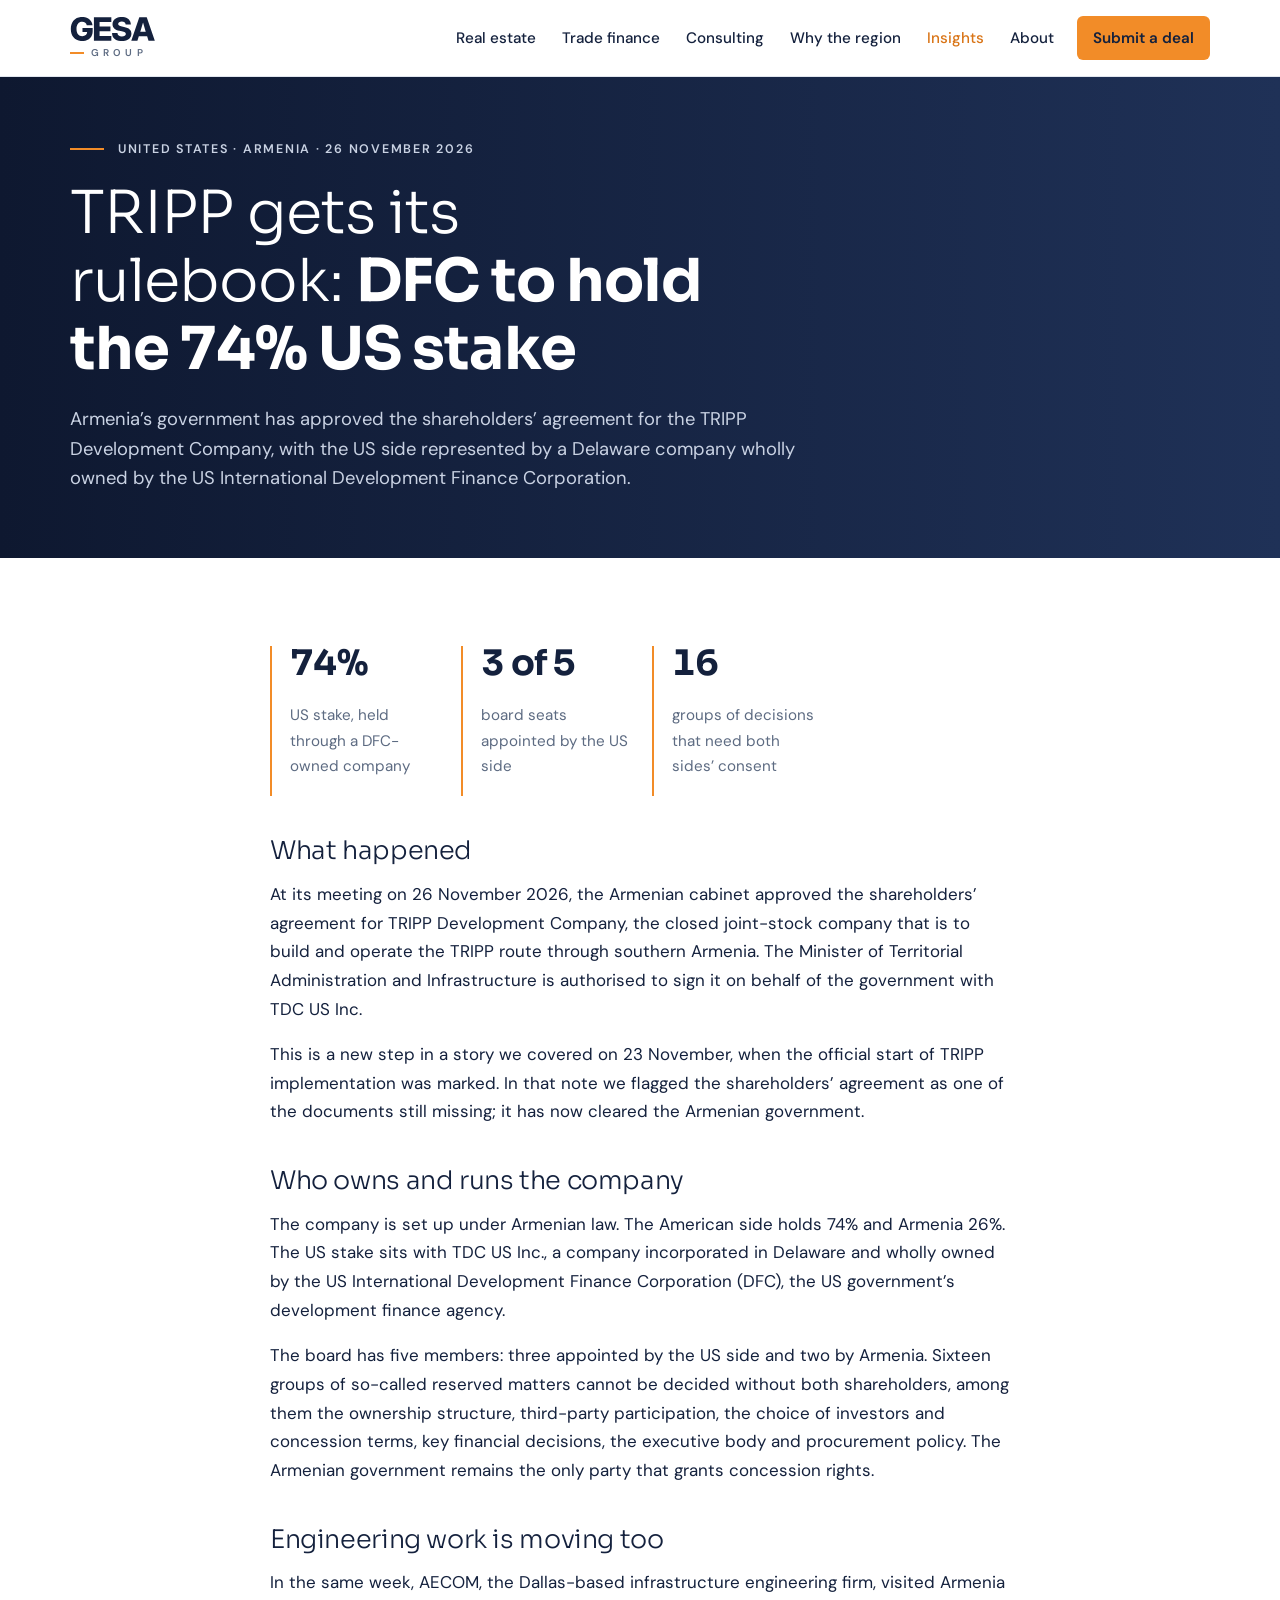
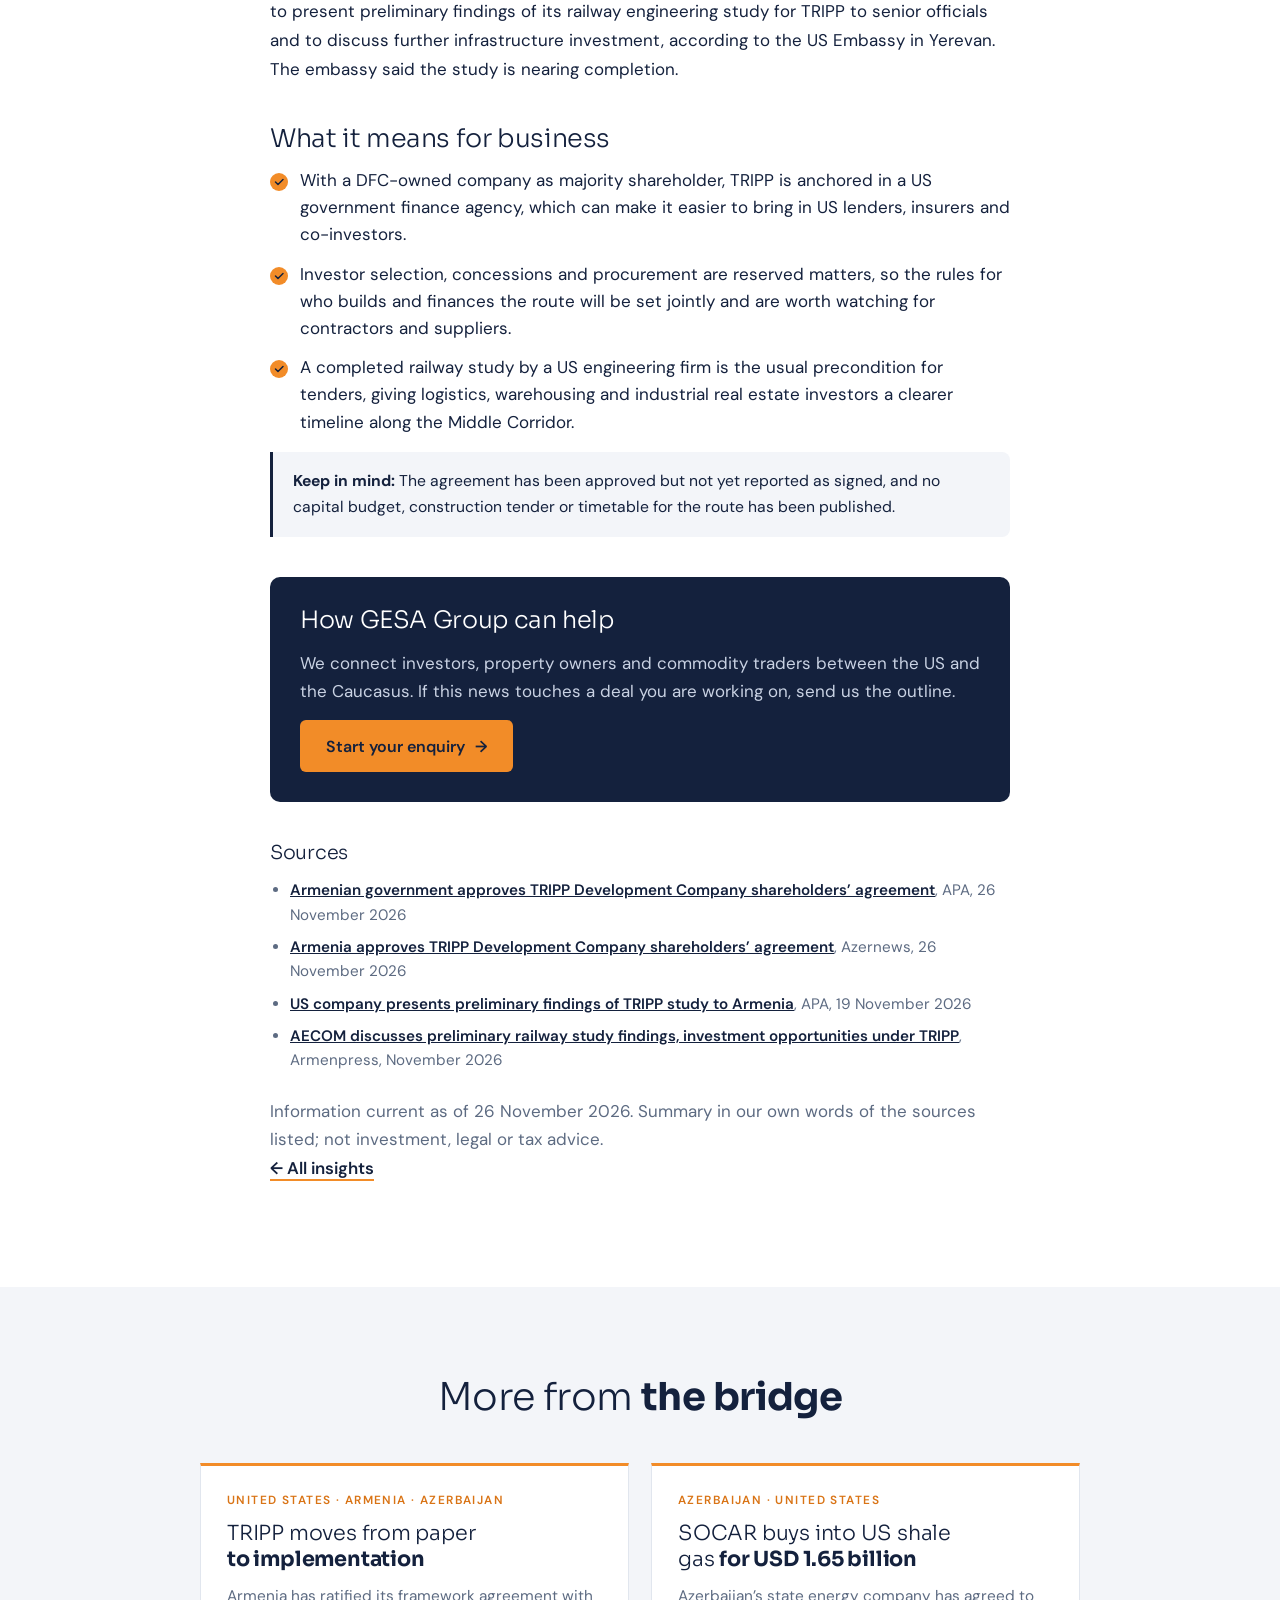
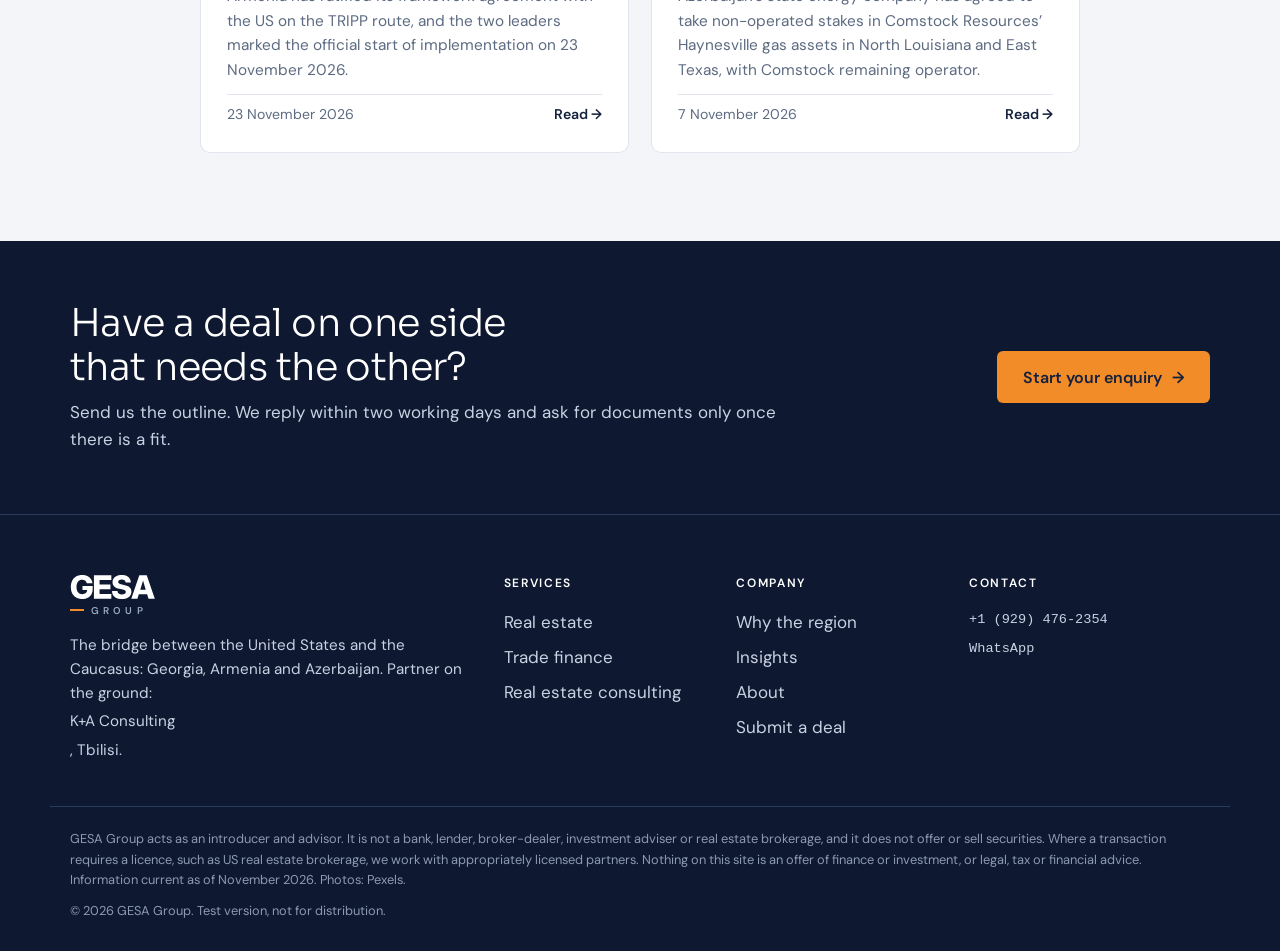
<file: insights-tripp-shareholders-agreement.html>
<!doctype html>
<html lang="en">
<head>
<meta charset="utf-8">
<meta name="viewport" content="width=device-width, initial-scale=1, viewport-fit=cover">
<title>TRIPP gets its rulebook: DFC to hold the 74% US stake | GESA Group</title>
<meta name="description" content="Armenia’s government has approved the shareholders’ agreement for the TRIPP Development Company, with the US side represented by a Delaware company wholly owned by the US International Development Finance Corporation.">
<meta name="robots" content="noindex, nofollow">
<link rel="icon" href="favicon.svg" type="image/svg+xml">
<link rel="preconnect" href="https://fonts.googleapis.com"><link rel="preconnect" href="https://fonts.gstatic.com" crossorigin><link rel="stylesheet" href="https://fonts.googleapis.com/css2?family=Sora:wght@300;400;600;700&family=DM+Sans:opsz,wght@9..40,400;9..40,500;9..40,600&display=swap">
<link rel="stylesheet" href="style.css?v=9">
<script type="application/ld+json">{"@context":"https://schema.org","@type":"Organization","name":"GESA Group","url":"https://thegesagroup.com/","logo":"https://thegesagroup.com/assets/gesa-logo.png","description":"Brokerage, introductions and advisory between the United States and the Caucasus: real estate, commodity trade finance and real estate consulting.","telephone":"+1-929-476-2354","areaServed":["United States","Georgia","Armenia","Azerbaijan"],"sameAs":["https://www.linkedin.com/company/86365036/"],"knowsAbout":["Real estate investment","Commodity trade finance","Cross-border advisory"]}</script>
</head>
<body>
<a class="skip" href="#main">Skip to content</a>
<header class="site-head">
  <div class="wrap head-row">
    <a class="brand" href="index.html" aria-label="GESA Group home"><svg class="brand-word" viewBox="0 -20 5412 1530" aria-hidden="true" focusable="false"><path d="M772 1514C1171 1514 1446 1259 1446 881V679H796V943H1094C1091 1097 972 1200 783 1200C548 1200 414 1032 414 746C414 459 547 290 779 290C940 290 1042 374 1069 506H1435C1402 189 1117 -24 766 -24C361 -24 52 259 52 746C52 1211 339 1514 772 1514ZM1525.08 1490H2635.08V1184H1885.08V890H2578.08V593H1885.08V306H2635.08V0H1525.08ZM3304.16 1514C3688.16 1514 3916.16 1337 3916.16 1037C3916.16 807 3773.16 676 3443.16 610L3312.16 584C3142.16 549 3071.16 504 3071.16 423C3071.16 330 3166.16 265 3302.16 265C3444.16 265 3539.16 341 3549.16 464H3882.16C3873.16 159 3654.16 -24 3297.16 -24C2947.16 -24 2711.16 163 2711.16 440C2711.16 657 2860.16 801 3151.16 861L3304.16 892C3483.16 929 3560.16 978 3560.16 1063C3560.16 1161 3459.16 1225 3307.16 1225C3135.16 1225 3030.16 1141 3025.16 998H2682.16C2682.16 1327 2907.16 1514 3304.16 1514ZM3906.24 1490H4297.24L4388.24 1203H4917.24L5005.24 1490H5407.24L4892.24 0H4418.24ZM4478.24 922 4505.24 835C4557.24 669 4605.24 506 4656.24 323C4706.24 506 4754.24 669 4803.24 835L4830.24 922Z"/></svg><span class="brand-sub" aria-hidden="true"><i></i>GROUP</span></a>
    <nav class="nav" aria-label="Main"><a href="real-estate.html">Real estate</a><a href="trade-finance.html">Trade finance</a><a href="consulting.html">Consulting</a><a href="why-the-region.html">Why the region</a><a href="insights.html" aria-current="page">Insights</a><a href="about.html">About</a><a class="nav-cta" href="contact.html">Submit a deal</a></nav>
  </div>
</header>
<main id="main">
<section class="page-hero"><div class="wrap ph-grid">
  <div class="ph-copy"><p class="eyebrow">United States &middot; Armenia &middot; 26 November 2026</p><h1>TRIPP gets its rulebook: <b>DFC to hold the 74% US stake</b></h1><p class="lede">Armenia&rsquo;s government has approved the shareholders&rsquo; agreement for the TRIPP Development Company, with the US side represented by a Delaware company wholly owned by the US International Development Finance Corporation.</p>
  </div>
  
</div></section>
<section class="section">
  <div class="wrap article">
    <div class="stats light figs"><div><p class="big">74%</p><p>US stake, held through a DFC-owned company</p></div><div><p class="big">3 of 5</p><p>board seats appointed by the US side</p></div><div><p class="big">16</p><p>groups of decisions that need both sides&rsquo; consent</p></div></div>
    <h2>What happened</h2><p>At its meeting on 26 November 2026, the Armenian cabinet approved the shareholders&rsquo; agreement for TRIPP Development Company, the closed joint-stock company that is to build and operate the TRIPP route through southern Armenia. The Minister of Territorial Administration and Infrastructure is authorised to sign it on behalf of the government with TDC US Inc.</p><p>This is a new step in a story we covered on 23 November, when the official start of TRIPP implementation was marked. In that note we flagged the shareholders&rsquo; agreement as one of the documents still missing; it has now cleared the Armenian government.</p><h2>Who owns and runs the company</h2><p>The company is set up under Armenian law. The American side holds 74% and Armenia 26%. The US stake sits with TDC US Inc., a company incorporated in Delaware and wholly owned by the US International Development Finance Corporation (DFC), the US government&rsquo;s development finance agency.</p><p>The board has five members: three appointed by the US side and two by Armenia. Sixteen groups of so-called reserved matters cannot be decided without both shareholders, among them the ownership structure, third-party participation, the choice of investors and concession terms, key financial decisions, the executive body and procurement policy. The Armenian government remains the only party that grants concession rights.</p><h2>Engineering work is moving too</h2><p>In the same week, AECOM, the Dallas-based infrastructure engineering firm, visited Armenia to present preliminary findings of its railway engineering study for TRIPP to senior officials and to discuss further infrastructure investment, according to the US Embassy in Yerevan. The embassy said the study is nearing completion.</p>
    <h2>What it means for business</h2><ul class="checks"><li>With a DFC-owned company as majority shareholder, TRIPP is anchored in a US government finance agency, which can make it easier to bring in US lenders, insurers and co-investors.</li><li>Investor selection, concessions and procurement are reserved matters, so the rules for who builds and finances the route will be set jointly and are worth watching for contractors and suppliers.</li><li>A completed railway study by a US engineering firm is the usual precondition for tenders, giving logistics, warehousing and industrial real estate investors a clearer timeline along the Middle Corridor.</li></ul>
    <p class="risk"><b>Keep in mind:</b> The agreement has been approved but not yet reported as signed, and no capital budget, construction tender or timetable for the route has been published.</p>
    <div class="help-box">
      <h2>How GESA Group can help</h2>
      <p>We connect investors, property owners and commodity traders between the US and the Caucasus. If this news touches a deal you are working on, send us the outline.</p>
      <a class="btn btn-orange" href="contact.html">Start your enquiry <span aria-hidden="true">&rarr;</span></a>
    </div>
    <h2 class="src-h">Sources</h2>
    <ul class="src"><li><a href="https://en.apa.az/cis-countries/armenian-government-approves-tripp-development-company-shareholders-agreement-538668" target="_blank" rel="noopener">Armenian government approves TRIPP Development Company shareholders&rsquo; agreement</a>, APA, 26 November 2026</li><li><a href="https://www.azernews.az/karabakh/268140.html" target="_blank" rel="noopener">Armenia approves TRIPP Development Company shareholders&rsquo; agreement</a>, Azernews, 26 November 2026</li><li><a href="https://en.apa.az/cis-countries/aecom-representatives-present-preliminary-findings-of-tripp-project-study-in-armenia-537242" target="_blank" rel="noopener">US company presents preliminary findings of TRIPP study to Armenia</a>, APA, 19 November 2026</li><li><a href="https://armenpress.am/en/article/1266135" target="_blank" rel="noopener">AECOM discusses preliminary railway study findings, investment opportunities under TRIPP</a>, Armenpress, November 2026</li></ul>
    <p class="note dark">Information current as of 26 November 2026. Summary in our own words of the sources listed; not investment, legal or tax advice.</p>
    <p><a class="back" href="insights.html">&larr; All insights</a></p>
  </div>
</section>
<section class="section alt"><div class="wrap"><div class="section-head center"><h2>More from <b>the bridge</b></h2></div>
<div class="ins-grid two"><a class="ins-card" href="insights-tripp-implementation-begins.html">
  <p class="tag">United States &middot; Armenia &middot; Azerbaijan</p>
  <h3>TRIPP moves from paper <b>to implementation</b></h3>
  <p>Armenia has ratified its framework agreement with the US on the TRIPP route, and the two leaders marked the official start of implementation on 23 November 2026.</p>
  <p class="ins-meta"><time datetime="2026-11-23">23 November 2026</time><span class="more">Read <span aria-hidden="true">&rarr;</span></span></p>
</a><a class="ins-card" href="insights-socar-comstock-haynesville.html">
  <p class="tag">Azerbaijan &middot; United States</p>
  <h3>SOCAR buys into US shale gas <b>for USD 1.65 billion</b></h3>
  <p>Azerbaijan&rsquo;s state energy company has agreed to take non-operated stakes in Comstock Resources&rsquo; Haynesville gas assets in North Louisiana and East Texas, with Comstock remaining operator.</p>
  <p class="ins-meta"><time datetime="2026-11-07">7 November 2026</time><span class="more">Read <span aria-hidden="true">&rarr;</span></span></p>
</a></div></div></section>
<section class="cta-band"><div class="wrap cta-row">
  <div><h2>Have a deal on one side that needs the other?</h2><p>Send us the outline. We reply within two working days and ask for documents only once there is a fit.</p></div>
  <a class="btn btn-orange" href="contact.html">Start your enquiry <span aria-hidden="true">&rarr;</span></a>
</div></section>

</main>
<footer class="site-foot">
  <div class="wrap foot-grid">
    <div class="foot-brand">
      <a class="brand" href="index.html" aria-label="GESA Group home"><svg class="brand-word" viewBox="0 -20 5412 1530" aria-hidden="true" focusable="false"><path d="M772 1514C1171 1514 1446 1259 1446 881V679H796V943H1094C1091 1097 972 1200 783 1200C548 1200 414 1032 414 746C414 459 547 290 779 290C940 290 1042 374 1069 506H1435C1402 189 1117 -24 766 -24C361 -24 52 259 52 746C52 1211 339 1514 772 1514ZM1525.08 1490H2635.08V1184H1885.08V890H2578.08V593H1885.08V306H2635.08V0H1525.08ZM3304.16 1514C3688.16 1514 3916.16 1337 3916.16 1037C3916.16 807 3773.16 676 3443.16 610L3312.16 584C3142.16 549 3071.16 504 3071.16 423C3071.16 330 3166.16 265 3302.16 265C3444.16 265 3539.16 341 3549.16 464H3882.16C3873.16 159 3654.16 -24 3297.16 -24C2947.16 -24 2711.16 163 2711.16 440C2711.16 657 2860.16 801 3151.16 861L3304.16 892C3483.16 929 3560.16 978 3560.16 1063C3560.16 1161 3459.16 1225 3307.16 1225C3135.16 1225 3030.16 1141 3025.16 998H2682.16C2682.16 1327 2907.16 1514 3304.16 1514ZM3906.24 1490H4297.24L4388.24 1203H4917.24L5005.24 1490H5407.24L4892.24 0H4418.24ZM4478.24 922 4505.24 835C4557.24 669 4605.24 506 4656.24 323C4706.24 506 4754.24 669 4803.24 835L4830.24 922Z"/></svg><span class="brand-sub" aria-hidden="true"><i></i>GROUP</span></a>
      <p>The bridge between the United States and the Caucasus: Georgia, Armenia and Azerbaijan. Partner on the ground: <a href="https://kaconsulting.ge/" target="_blank" rel="noopener">K+A Consulting</a>, Tbilisi.</p>
    </div>
    <div><h4>Services</h4><a href="real-estate.html">Real estate</a><a href="trade-finance.html">Trade finance</a><a href="consulting.html">Real estate consulting</a></div>
    <div><h4>Company</h4><a href="why-the-region.html">Why the region</a><a href="insights.html">Insights</a><a href="about.html">About</a><a href="contact.html">Submit a deal</a></div>
    <div><h4>Contact</h4><p class="mono"><a href="tel:+19294762354">+1 (929) 476-2354</a></p><p class="mono"><a href="https://wa.me/19294762354" target="_blank" rel="noopener">WhatsApp</a></p></div>
  </div>
  <div class="wrap legal">
    <p>GESA Group acts as an introducer and advisor. It is not a bank, lender, broker-dealer, investment adviser or real estate brokerage, and it does not offer or sell securities. Where a transaction requires a licence, such as US real estate brokerage, we work with appropriately licensed partners. Nothing on this site is an offer of finance or investment, or legal, tax or financial advice. Information current as of November 2026. Photos: Pexels.</p>
    <p>&copy; 2026 GESA Group. Test version, not for distribution.</p>
  </div>
</footer>
</body>
</html>
</file>
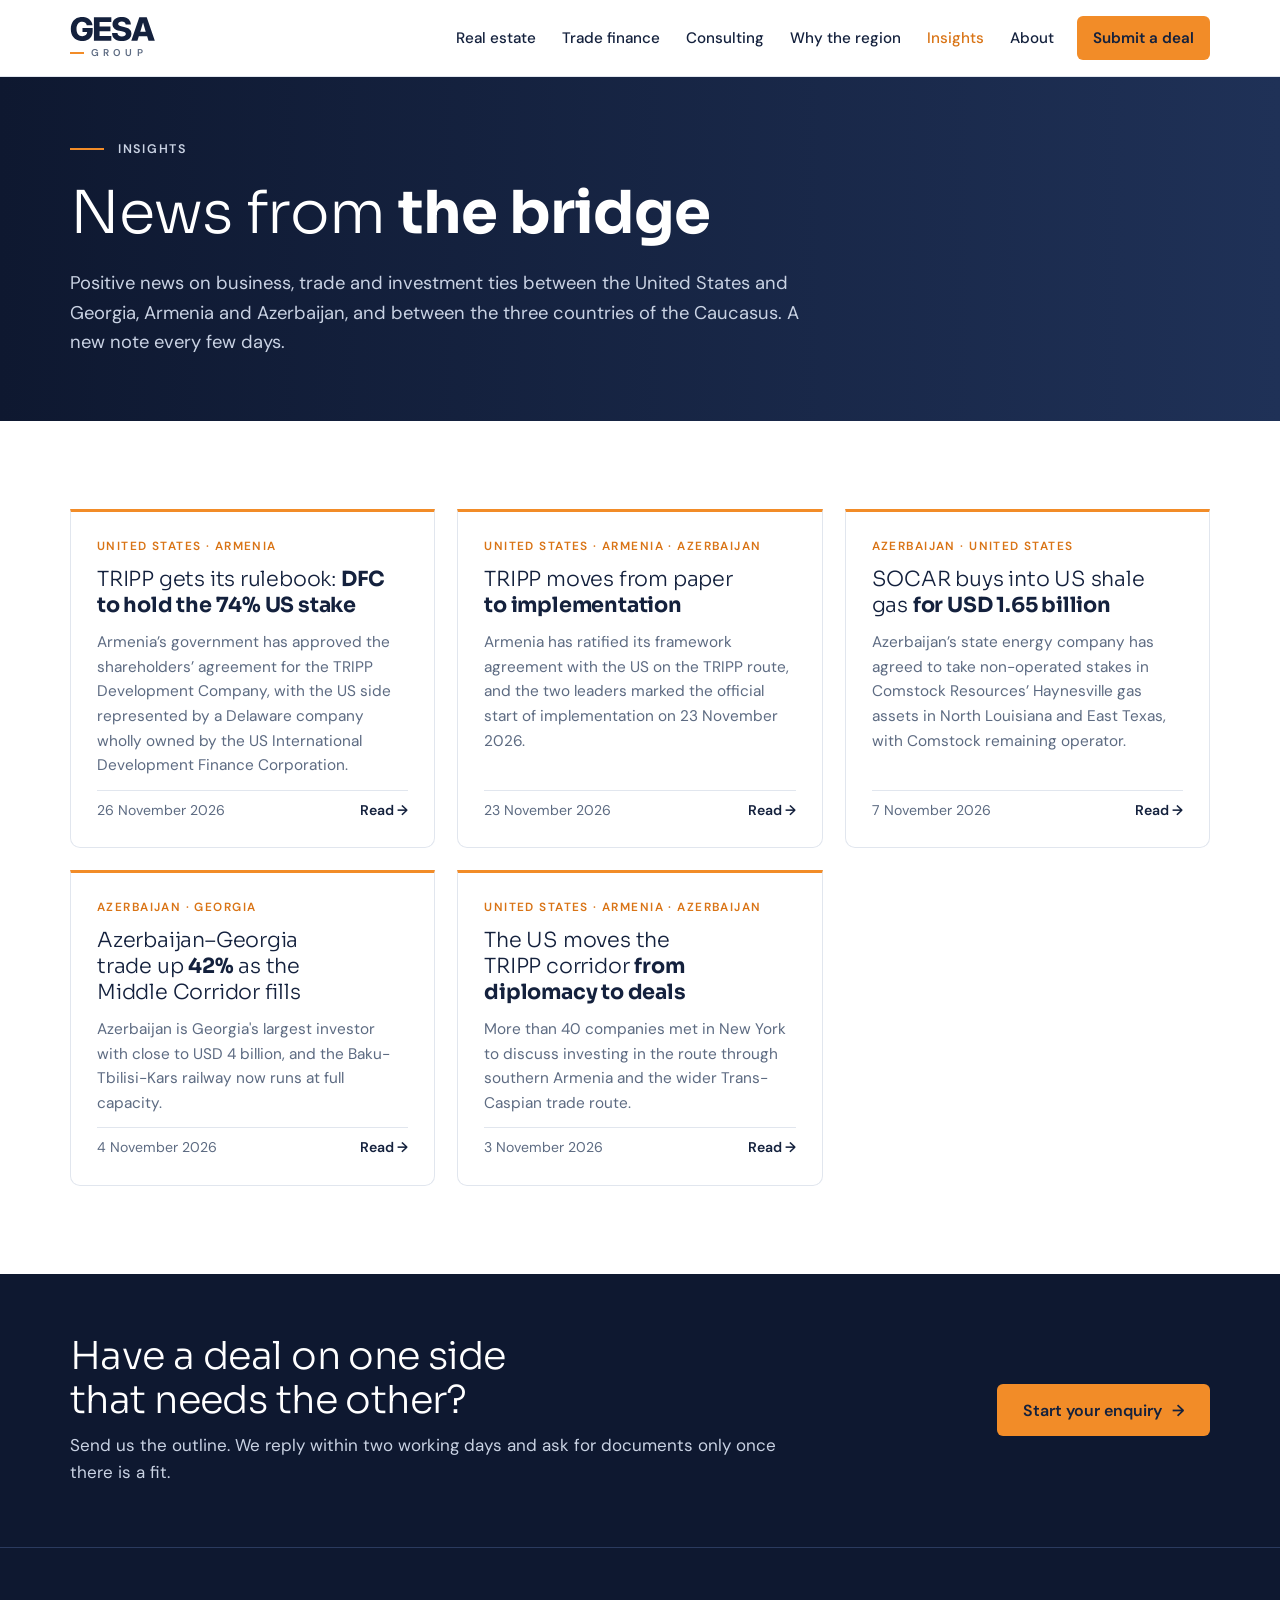
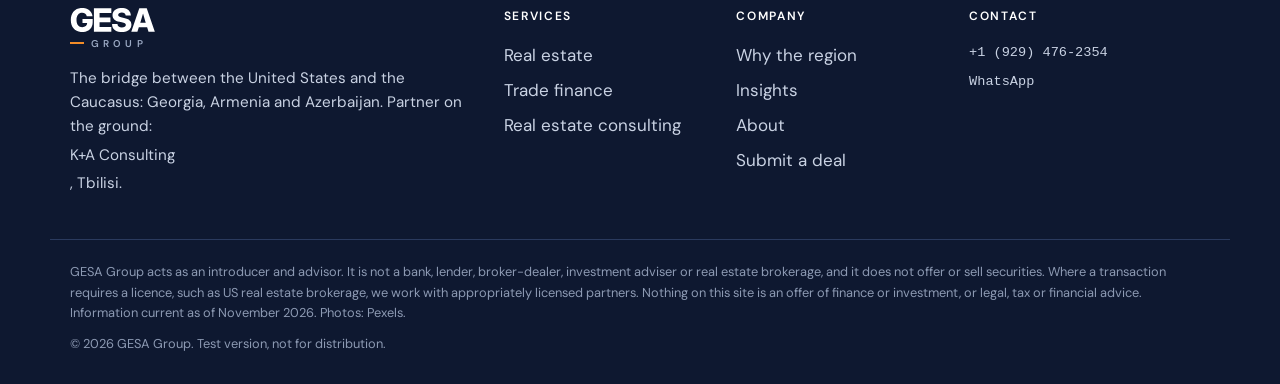
<file: insights.html>
<!doctype html>
<html lang="en">
<head>
<meta charset="utf-8">
<meta name="viewport" content="width=device-width, initial-scale=1, viewport-fit=cover">
<title>Insights | GESA Group</title>
<meta name="description" content="Positive news on business ties between the US and the Caucasus.">
<meta name="robots" content="noindex, nofollow">
<link rel="icon" href="favicon.svg" type="image/svg+xml">
<link rel="preconnect" href="https://fonts.googleapis.com"><link rel="preconnect" href="https://fonts.gstatic.com" crossorigin><link rel="stylesheet" href="https://fonts.googleapis.com/css2?family=Sora:wght@300;400;600;700&family=DM+Sans:opsz,wght@9..40,400;9..40,500;9..40,600&display=swap">
<link rel="stylesheet" href="style.css?v=9">
<script type="application/ld+json">{"@context":"https://schema.org","@type":"Organization","name":"GESA Group","url":"https://thegesagroup.com/","logo":"https://thegesagroup.com/assets/gesa-logo.png","description":"Brokerage, introductions and advisory between the United States and the Caucasus: real estate, commodity trade finance and real estate consulting.","telephone":"+1-929-476-2354","areaServed":["United States","Georgia","Armenia","Azerbaijan"],"sameAs":["https://www.linkedin.com/company/86365036/"],"knowsAbout":["Real estate investment","Commodity trade finance","Cross-border advisory"]}</script>
</head>
<body>
<a class="skip" href="#main">Skip to content</a>
<header class="site-head">
  <div class="wrap head-row">
    <a class="brand" href="index.html" aria-label="GESA Group home"><svg class="brand-word" viewBox="0 -20 5412 1530" aria-hidden="true" focusable="false"><path d="M772 1514C1171 1514 1446 1259 1446 881V679H796V943H1094C1091 1097 972 1200 783 1200C548 1200 414 1032 414 746C414 459 547 290 779 290C940 290 1042 374 1069 506H1435C1402 189 1117 -24 766 -24C361 -24 52 259 52 746C52 1211 339 1514 772 1514ZM1525.08 1490H2635.08V1184H1885.08V890H2578.08V593H1885.08V306H2635.08V0H1525.08ZM3304.16 1514C3688.16 1514 3916.16 1337 3916.16 1037C3916.16 807 3773.16 676 3443.16 610L3312.16 584C3142.16 549 3071.16 504 3071.16 423C3071.16 330 3166.16 265 3302.16 265C3444.16 265 3539.16 341 3549.16 464H3882.16C3873.16 159 3654.16 -24 3297.16 -24C2947.16 -24 2711.16 163 2711.16 440C2711.16 657 2860.16 801 3151.16 861L3304.16 892C3483.16 929 3560.16 978 3560.16 1063C3560.16 1161 3459.16 1225 3307.16 1225C3135.16 1225 3030.16 1141 3025.16 998H2682.16C2682.16 1327 2907.16 1514 3304.16 1514ZM3906.24 1490H4297.24L4388.24 1203H4917.24L5005.24 1490H5407.24L4892.24 0H4418.24ZM4478.24 922 4505.24 835C4557.24 669 4605.24 506 4656.24 323C4706.24 506 4754.24 669 4803.24 835L4830.24 922Z"/></svg><span class="brand-sub" aria-hidden="true"><i></i>GROUP</span></a>
    <nav class="nav" aria-label="Main"><a href="real-estate.html">Real estate</a><a href="trade-finance.html">Trade finance</a><a href="consulting.html">Consulting</a><a href="why-the-region.html">Why the region</a><a href="insights.html" aria-current="page">Insights</a><a href="about.html">About</a><a class="nav-cta" href="contact.html">Submit a deal</a></nav>
  </div>
</header>
<main id="main">
<section class="page-hero"><div class="wrap ph-grid">
  <div class="ph-copy"><p class="eyebrow">Insights</p><h1>News from <b>the bridge</b></h1><p class="lede">Positive news on business, trade and investment ties between the United States and Georgia, Armenia and Azerbaijan, and between the three countries of the Caucasus. A new note every few days.</p>
  </div>
  
</div></section>
<section class="section">
  <div class="wrap">
    <div class="ins-grid"><a class="ins-card" href="insights-tripp-shareholders-agreement.html">
  <p class="tag">United States &middot; Armenia</p>
  <h3>TRIPP gets its rulebook: <b>DFC to hold the 74% US stake</b></h3>
  <p>Armenia&rsquo;s government has approved the shareholders&rsquo; agreement for the TRIPP Development Company, with the US side represented by a Delaware company wholly owned by the US International Development Finance Corporation.</p>
  <p class="ins-meta"><time datetime="2026-11-26">26 November 2026</time><span class="more">Read <span aria-hidden="true">&rarr;</span></span></p>
</a><a class="ins-card" href="insights-tripp-implementation-begins.html">
  <p class="tag">United States &middot; Armenia &middot; Azerbaijan</p>
  <h3>TRIPP moves from paper <b>to implementation</b></h3>
  <p>Armenia has ratified its framework agreement with the US on the TRIPP route, and the two leaders marked the official start of implementation on 23 November 2026.</p>
  <p class="ins-meta"><time datetime="2026-11-23">23 November 2026</time><span class="more">Read <span aria-hidden="true">&rarr;</span></span></p>
</a><a class="ins-card" href="insights-socar-comstock-haynesville.html">
  <p class="tag">Azerbaijan &middot; United States</p>
  <h3>SOCAR buys into US shale gas <b>for USD 1.65 billion</b></h3>
  <p>Azerbaijan&rsquo;s state energy company has agreed to take non-operated stakes in Comstock Resources&rsquo; Haynesville gas assets in North Louisiana and East Texas, with Comstock remaining operator.</p>
  <p class="ins-meta"><time datetime="2026-11-07">7 November 2026</time><span class="more">Read <span aria-hidden="true">&rarr;</span></span></p>
</a><a class="ins-card" href="insights-azerbaijan-georgia-trade-up-42.html">
  <p class="tag">Azerbaijan &middot; Georgia</p>
  <h3>Azerbaijan&ndash;Georgia trade up <b>42%</b> as the Middle Corridor fills</h3>
  <p>Azerbaijan is Georgia's largest investor with close to USD 4 billion, and the Baku-Tbilisi-Kars railway now runs at full capacity.</p>
  <p class="ins-meta"><time datetime="2026-11-04">4 November 2026</time><span class="more">Read <span aria-hidden="true">&rarr;</span></span></p>
</a><a class="ins-card" href="insights-tripp-corridor-from-diplomacy-to-deals.html">
  <p class="tag">United States &middot; Armenia &middot; Azerbaijan</p>
  <h3>The US moves the TRIPP corridor <b>from diplomacy to deals</b></h3>
  <p>More than 40 companies met in New York to discuss investing in the route through southern Armenia and the wider Trans-Caspian trade route.</p>
  <p class="ins-meta"><time datetime="2026-11-03">3 November 2026</time><span class="more">Read <span aria-hidden="true">&rarr;</span></span></p>
</a></div>
  </div>
</section>
<section class="cta-band"><div class="wrap cta-row">
  <div><h2>Have a deal on one side that needs the other?</h2><p>Send us the outline. We reply within two working days and ask for documents only once there is a fit.</p></div>
  <a class="btn btn-orange" href="contact.html">Start your enquiry <span aria-hidden="true">&rarr;</span></a>
</div></section>

</main>
<footer class="site-foot">
  <div class="wrap foot-grid">
    <div class="foot-brand">
      <a class="brand" href="index.html" aria-label="GESA Group home"><svg class="brand-word" viewBox="0 -20 5412 1530" aria-hidden="true" focusable="false"><path d="M772 1514C1171 1514 1446 1259 1446 881V679H796V943H1094C1091 1097 972 1200 783 1200C548 1200 414 1032 414 746C414 459 547 290 779 290C940 290 1042 374 1069 506H1435C1402 189 1117 -24 766 -24C361 -24 52 259 52 746C52 1211 339 1514 772 1514ZM1525.08 1490H2635.08V1184H1885.08V890H2578.08V593H1885.08V306H2635.08V0H1525.08ZM3304.16 1514C3688.16 1514 3916.16 1337 3916.16 1037C3916.16 807 3773.16 676 3443.16 610L3312.16 584C3142.16 549 3071.16 504 3071.16 423C3071.16 330 3166.16 265 3302.16 265C3444.16 265 3539.16 341 3549.16 464H3882.16C3873.16 159 3654.16 -24 3297.16 -24C2947.16 -24 2711.16 163 2711.16 440C2711.16 657 2860.16 801 3151.16 861L3304.16 892C3483.16 929 3560.16 978 3560.16 1063C3560.16 1161 3459.16 1225 3307.16 1225C3135.16 1225 3030.16 1141 3025.16 998H2682.16C2682.16 1327 2907.16 1514 3304.16 1514ZM3906.24 1490H4297.24L4388.24 1203H4917.24L5005.24 1490H5407.24L4892.24 0H4418.24ZM4478.24 922 4505.24 835C4557.24 669 4605.24 506 4656.24 323C4706.24 506 4754.24 669 4803.24 835L4830.24 922Z"/></svg><span class="brand-sub" aria-hidden="true"><i></i>GROUP</span></a>
      <p>The bridge between the United States and the Caucasus: Georgia, Armenia and Azerbaijan. Partner on the ground: <a href="https://kaconsulting.ge/" target="_blank" rel="noopener">K+A Consulting</a>, Tbilisi.</p>
    </div>
    <div><h4>Services</h4><a href="real-estate.html">Real estate</a><a href="trade-finance.html">Trade finance</a><a href="consulting.html">Real estate consulting</a></div>
    <div><h4>Company</h4><a href="why-the-region.html">Why the region</a><a href="insights.html">Insights</a><a href="about.html">About</a><a href="contact.html">Submit a deal</a></div>
    <div><h4>Contact</h4><p class="mono"><a href="tel:+19294762354">+1 (929) 476-2354</a></p><p class="mono"><a href="https://wa.me/19294762354" target="_blank" rel="noopener">WhatsApp</a></p></div>
  </div>
  <div class="wrap legal">
    <p>GESA Group acts as an introducer and advisor. It is not a bank, lender, broker-dealer, investment adviser or real estate brokerage, and it does not offer or sell securities. Where a transaction requires a licence, such as US real estate brokerage, we work with appropriately licensed partners. Nothing on this site is an offer of finance or investment, or legal, tax or financial advice. Information current as of November 2026. Photos: Pexels.</p>
    <p>&copy; 2026 GESA Group. Test version, not for distribution.</p>
  </div>
</footer>
</body>
</html>
</file>
<file: style.css>
/* Layout: deep navy gradient hero with oversized outlined GESA letters, white and pale-grey bands, one warm orange accent (single light look). */
:root{
  --navy:#14213D;
  --navy-deep:#0E1830;
  --navy-line:#2A3A5E;
  --orange:#F28C28;
  --orange-dark:#D97416;
  --ink:#14213D;
  --muted:#5D6B82;
  --bg:#FFFFFF;
  --band:#F3F5F9;
  --line:#E1E6EE;
  --display:"Sora","Avenir Next","Segoe UI",Arial,sans-serif;
  --body:"DM Sans","Helvetica Neue",Arial,sans-serif;
  --mono:ui-monospace,"SF Mono",Menlo,Consolas,monospace;
  --max:1180px;
  color-scheme:light;
}
*{box-sizing:border-box}
html{-webkit-text-size-adjust:100%;scroll-behavior:smooth}
body{margin:0;background:var(--bg);color:var(--ink);font-family:var(--body);font-size:17px;line-height:1.6}
img{max-width:100%;display:block}
a{color:inherit}
:focus-visible{outline:2px solid var(--orange);outline-offset:3px;border-radius:4px}
.skip{position:absolute;left:-9999px}.skip:focus{left:16px;top:16px;background:#fff;padding:8px 12px;z-index:60}
@media (prefers-reduced-motion: reduce){html{scroll-behavior:auto}*{animation:none!important;transition:none!important}}

.wrap{max-width:var(--max);margin:0 auto;padding-left:max(20px, env(safe-area-inset-left, 0px));padding-right:max(20px, env(safe-area-inset-right, 0px))}
.narrow{max-width:900px}

h1,h2,h3{font-family:var(--display);font-weight:300;line-height:1.15;margin:0;letter-spacing:-.015em;text-wrap:balance}
h1 b,h2 b,h3 b{font-weight:700}
h1{font-size:clamp(2.2rem,4.8vw,3.7rem)}
h2{font-size:clamp(1.75rem,3vw,2.5rem)}
h3{font-size:1.2rem;font-weight:600;letter-spacing:-.01em}
p{margin:0}
.lede{font-size:1.15rem;color:var(--muted);max-width:60ch}
.muted{color:var(--muted)}
.small{font-size:.86rem}
.mono{font-family:var(--mono);font-size:.85rem}
.eyebrow{display:flex;align-items:center;gap:14px;font:600 .78rem var(--body);text-transform:uppercase;letter-spacing:.14em;color:var(--muted)}
.eyebrow::before{content:"";width:34px;height:2px;background:var(--orange)}
.eyebrow.light{color:#C9D2E3}
.tag{font:600 .74rem var(--body);text-transform:uppercase;letter-spacing:.12em;color:var(--orange-dark)}

/* header */
.site-head{position:sticky;top:env(safe-area-inset-top, 0px);z-index:30;background:#fff;border-bottom:1px solid var(--line)}
body::before{content:"";position:fixed;inset:0 0 auto;height:env(safe-area-inset-top, 0px);z-index:31;background:#fff}
.head-row{display:flex;align-items:center;justify-content:space-between;gap:18px;min-height:76px;flex-wrap:wrap}
.brand{display:inline-grid;justify-items:start;gap:5px;text-decoration:none;color:var(--navy)}
.brand-word{height:24px;width:auto;display:block}
.brand-word path{fill:currentColor}
.brand-sub{display:flex;align-items:center;gap:7px;font:600 .62rem var(--body);letter-spacing:.42em;color:var(--muted)}
.brand-sub i{width:14px;height:2px;background:var(--orange)}
.nav{display:flex;align-items:center;gap:4px;flex-wrap:wrap}
.nav a{text-decoration:none;padding:8px 11px;border-radius:6px;font-weight:500;font-size:.95rem;color:var(--ink)}
.nav a:hover{color:var(--orange-dark)}
.nav a[aria-current="page"]{color:var(--orange-dark)}
.nav a.nav-cta{background:var(--orange);color:var(--navy);font-weight:600;margin-left:8px;padding:10px 16px}
.nav a.nav-cta:hover{background:var(--orange-dark);color:#fff}
@media (max-width:980px){
  .head-row{padding-block:10px;gap:8px}
  .nav{width:100%;flex-wrap:nowrap;overflow-x:auto;margin-inline:-8px;padding-bottom:4px;scrollbar-width:none}
  .nav a{white-space:nowrap}
}

/* buttons */
.actions{display:flex;gap:14px;flex-wrap:wrap}
.btn{display:inline-flex;align-items:center;gap:10px;min-height:52px;padding:0 24px;border-radius:6px;font:600 1rem var(--body);text-decoration:none;cursor:pointer;border:2px solid transparent;transition:background .2s,color .2s,border-color .2s}
.btn-orange{background:var(--orange);color:var(--navy)}
.btn-orange:hover{background:var(--orange-dark);color:#fff}
.btn-ghost{border-color:#5A6A8E;color:#fff;background:transparent}
.btn-ghost:hover{border-color:#fff}

/* hero */
.hero{position:relative;background:linear-gradient(90deg,var(--navy-deep),#1F3157);color:#fff;padding-block:96px 0;overflow:hidden}
.hero .wrap{position:relative;z-index:1}
.hero-copy{display:grid;gap:26px;max-width:760px;padding-bottom:110px}
.hero .lede{color:#C9D2E3}
.hero-letters{position:absolute;right:-1.5%;bottom:-9%;width:min(1240px,92%);height:auto;pointer-events:none}
.hero-letters path{fill:none;stroke:#33497A;stroke-width:1.5}
.hero-letters{animation:rise 1.6s ease-out both}
@keyframes rise{from{opacity:0;transform:translateY(24px)}to{opacity:1;transform:none}}
.trust{list-style:none;margin:0;padding:22px 0 30px;border-top:1px solid var(--navy-line);display:flex;gap:14px 40px;flex-wrap:wrap}
.trust li{display:flex;align-items:center;gap:10px;font-weight:600}
.trust li::before{content:"";width:8px;height:8px;border-radius:50%;background:var(--orange)}
@media (max-width:640px){.hero{padding-top:56px}.hero-copy{padding-bottom:70px}.hero-letters{width:150%;right:-30%;bottom:-4%}}

/* sections */
.section{padding-block:88px}
.section.alt{background:var(--band)}
.section.navy{background:var(--navy);color:#fff}
.section-head{display:grid;gap:12px;margin-bottom:44px;max-width:64ch}
.section-head.center{text-align:center;margin-inline:auto}
.center{justify-content:center;text-align:center}
.center-link{text-align:center;margin-top:36px;font-weight:600}
.center-link a{color:var(--navy);text-decoration:none;border-bottom:2px solid var(--orange)}
.center-p{text-align:center;max-width:64ch;margin:0 auto 14px}
@media (max-width:640px){.section{padding-block:60px}}

/* cards */
.cards4{display:grid;grid-template-columns:repeat(4,minmax(0,1fr));gap:22px}
.cards3{display:grid;grid-template-columns:repeat(3,minmax(0,1fr));gap:22px}
.card{background:#fff;border:1px solid var(--line);border-radius:10px;padding:30px 26px;display:grid;gap:14px;align-content:start;box-shadow:0 1px 2px rgba(20,33,61,.04)}
.card p{color:var(--muted);font-size:.97rem}
.ic{width:48px;height:48px;border-radius:50%;background:var(--orange);display:grid;place-items:center}
.ic svg{width:22px;height:22px;fill:none;stroke:var(--navy);stroke-width:1.8;stroke-linecap:round;stroke-linejoin:round}
@media (max-width:1000px){.cards4{grid-template-columns:repeat(2,minmax(0,1fr))}}
@media (max-width:900px){.cards3{grid-template-columns:repeat(2,minmax(0,1fr))}}
@media (max-width:600px){.cards4,.cards3{grid-template-columns:1fr}}

/* photo cards */
.photo-cards{display:grid;grid-template-columns:repeat(2,minmax(0,1fr));gap:24px}
.pcard{background:#fff;border-radius:10px;overflow:hidden;text-decoration:none;display:flex;flex-direction:column;border:1px solid var(--line);transition:transform .25s,box-shadow .25s}
.pcard:hover{transform:translateY(-3px);box-shadow:0 14px 30px rgba(20,33,61,.12)}
.pimg{aspect-ratio:16/9;overflow:hidden;max-width:100%}
.pimg img{width:100%;height:100%;object-fit:cover;transition:transform .5s}
.pcard:hover .pimg img{transform:scale(1.04)}
.pbody{padding:28px;display:flex;flex-direction:column;gap:12px;flex:1}
.pbody h3{font-size:1.45rem;font-weight:300}
.pbody p:not(.tag){color:var(--muted)}
.more{margin-top:auto;font-weight:600;color:var(--navy)}
.strip{margin-top:24px;display:flex;align-items:center;gap:20px;flex-wrap:wrap;background:#fff;border:1px solid var(--line);border-radius:10px;padding:22px 28px;text-decoration:none}
.strip span:nth-child(2){flex:1;min-width:240px;color:var(--muted)}
@media (max-width:820px){.photo-cards{grid-template-columns:1fr}}

/* split */
.split{display:grid;grid-template-columns:minmax(0,1.1fr) minmax(0,1fr);gap:56px;align-items:center}
.split.rev{grid-template-columns:minmax(0,.9fr) minmax(0,1.1fr)}
.split-copy{display:grid;gap:22px;min-width:0}
.split-copy .steps{margin-top:0}
.split-copy .section-head{margin-bottom:8px;text-align:left}
.split-img{display:grid;grid-template-columns:1fr 1fr;gap:16px}
.split-img img{width:100%;aspect-ratio:3/4;object-fit:cover;border-radius:10px}
.split-img img:nth-child(2){margin-top:48px}
.split-img.one{grid-template-columns:1fr}
.split-img.one img{aspect-ratio:4/3}
@media (max-width:900px){.split,.split.rev{grid-template-columns:1fr;gap:36px}.split-img img:nth-child(2){margin-top:24px}}

.checks{list-style:none;margin:0;padding:0;display:grid;gap:12px}
.checks li{position:relative;padding-left:30px}
.checks li::before{content:"";position:absolute;left:0;top:.35em;width:18px;height:18px;border-radius:50%;background:var(--orange) url("data:image/svg+xml,%3Csvg xmlns='http://www.w3.org/2000/svg' viewBox='0 0 24 24' fill='none' stroke='%2314213D' stroke-width='3' stroke-linecap='round' stroke-linejoin='round'%3E%3Cpath d='M5 12l5 5L20 7'/%3E%3C/svg%3E") center/12px no-repeat}

/* steps */
.steps{list-style:none;margin:0;padding:0;display:grid;gap:26px}
.steps li{display:grid;grid-template-columns:44px minmax(0,1fr);gap:18px;align-items:start}
.num{width:44px;height:44px;border-radius:50%;background:var(--navy);color:#fff;display:grid;place-items:center;font:600 1rem var(--display)}
.steps h3{margin-bottom:4px}
.steps p{color:var(--muted)}

/* records */
.records{display:grid;grid-template-columns:repeat(3,minmax(0,1fr));gap:22px}
.record{border-top:3px solid var(--orange);background:var(--band);padding:26px;display:grid;gap:8px;align-content:start;border-radius:0 0 10px 10px}
.record .fig{font:700 2.1rem var(--display);letter-spacing:-.02em;font-variant-numeric:tabular-nums}
.record p:last-child{color:var(--muted)}
.record.ph{border-top-color:var(--line)}
.record.ph .fig{color:var(--muted)}
@media (max-width:900px){.records{grid-template-columns:repeat(2,minmax(0,1fr))}}
@media (max-width:560px){.records{grid-template-columns:1fr}}

/* stats */
.stats{display:grid;grid-template-columns:repeat(4,minmax(0,1fr));gap:24px;margin-bottom:22px}
.stats div{border-left:2px solid var(--orange);padding-left:18px;display:grid;gap:6px;align-content:start}
.stats .big{font:700 2.6rem var(--display);letter-spacing:-.02em;color:var(--orange);font-variant-numeric:tabular-nums;line-height:1}
.stats p:not(.big){color:#C9D2E3;font-size:.95rem}
.stats.light p:not(.big){color:var(--muted)}
.stats.light .big{color:var(--navy)}
.note{font-size:.82rem;color:#9AA8C2;margin-bottom:28px}
.note.dark{color:var(--muted);margin:24px 0 0}
@media (max-width:900px){.stats{grid-template-columns:repeat(2,minmax(0,1fr))}}
@media (max-width:480px){.stats{grid-template-columns:1fr}}

/* page hero */
.page-hero{background:linear-gradient(90deg,var(--navy-deep),#1F3157);color:#fff;padding-block:64px}
.ph-grid{display:grid;gap:40px;align-items:center}
.page-hero.has-img .ph-grid{grid-template-columns:minmax(0,1.15fr) minmax(0,1fr)}
.ph-copy{display:grid;gap:22px;max-width:760px}
.page-hero .lede{color:#C9D2E3}
.page-hero .eyebrow{color:#C9D2E3}
.ph-img img{width:100%;aspect-ratio:4/3;object-fit:cover;border-radius:10px}
@media (max-width:900px){.page-hero.has-img .ph-grid{grid-template-columns:1fr}.ph-img{order:2}}

/* two-col */
.two-col{display:grid;grid-template-columns:repeat(2,minmax(0,1fr));gap:24px}
.col-card{border:1px solid var(--line);border-radius:10px;padding:32px;display:grid;gap:16px;align-content:start}
.col-card h3{font-size:1.4rem;font-weight:300}
@media (max-width:820px){.two-col{grid-template-columns:1fr}}

/* countries */
.countries{display:grid;grid-template-columns:repeat(5,minmax(0,1fr));gap:18px}
.country{background:var(--band);border-radius:10px;padding:24px;display:grid;gap:14px;align-content:start}
.country .checks li{font-size:.92rem;color:var(--muted)}
@media (max-width:1100px){.countries{grid-template-columns:repeat(3,minmax(0,1fr))}}
@media (max-width:760px){.countries{grid-template-columns:repeat(2,minmax(0,1fr))}}
@media (max-width:520px){.countries{grid-template-columns:1fr}}

/* chips */
.chips{display:flex;flex-wrap:wrap;gap:10px}
.chips span{padding:10px 18px;border-radius:999px;background:#fff;border:1px solid var(--line);font-weight:500;font-size:.95rem}

/* faq */
.faq{border-top:1px solid var(--line)}
.faq details{border-bottom:1px solid var(--line)}
.faq summary{cursor:pointer;list-style:none;padding:20px 0;font-weight:600;display:flex;justify-content:space-between;gap:16px}
.faq summary::-webkit-details-marker{display:none}
.faq summary::after{content:"+";font-size:1.5rem;line-height:1;color:var(--orange-dark)}
.faq details[open] summary::after{content:"\2212"}
.faq details p{padding-bottom:20px;color:var(--muted);max-width:68ch}

/* team */
.team{display:grid;grid-template-columns:repeat(2,minmax(0,1fr));gap:22px;max-width:820px;margin:0 auto}
.person{border:1px solid var(--line);border-radius:10px;padding:30px;display:grid;gap:8px;justify-items:start}
.avatar{width:72px;height:72px;border-radius:50%;background:var(--band);color:var(--muted);display:grid;place-items:center;font-weight:600;margin-bottom:6px}
.person.ph h3{color:var(--muted)}
@media (max-width:640px){.team{grid-template-columns:1fr}}

/* cta band */
.cta-band{background:var(--navy-deep);color:#fff}
.cta-row{display:flex;align-items:center;justify-content:space-between;gap:30px;flex-wrap:wrap;padding-block:60px}
.cta-row>div{display:grid;gap:10px;max-width:62ch;min-width:0}
.cta-row p{color:#C9D2E3}

/* forms */
.tabs{display:flex;gap:8px;flex-wrap:wrap;margin-bottom:22px}
.tabs button{font:600 .95rem var(--body);padding:11px 18px;border-radius:6px;border:2px solid var(--line);background:#fff;color:var(--ink);cursor:pointer}
.tabs button[aria-selected="true"]{background:var(--navy);border-color:var(--navy);color:#fff}
.enquiry{border:1px solid var(--line);border-radius:10px;padding:34px;display:grid;gap:18px;box-shadow:0 1px 2px rgba(20,33,61,.04)}
.fields{display:grid;grid-template-columns:repeat(2,minmax(0,1fr));gap:16px 20px}
.fields .field{display:grid;gap:6px;min-width:0}
.fields .field label{font-size:.9rem;font-weight:600}
.fields .field.full{grid-column:1/-1}
.fields input,.fields select,.fields textarea{font:400 1rem var(--body);color:var(--ink);background:#fff;border:1px solid #CBD3DF;border-radius:6px;padding:12px 14px;width:100%}
.fields input:focus,.fields select:focus,.fields textarea:focus{outline:2px solid var(--orange);outline-offset:0;border-color:var(--orange)}
.consent{display:flex;gap:10px;align-items:flex-start;font-size:.92rem;color:var(--muted)}
.consent input{margin-top:5px;accent-color:var(--orange)}
.enquiry .btn{justify-self:start}
.hp{position:absolute;left:-9999px}
@media (max-width:640px){.fields{grid-template-columns:1fr}.enquiry{padding:22px}}
.contact-list{margin:0;border-top:1px solid var(--line)}
.contact-list div{display:flex;justify-content:space-between;gap:16px;flex-wrap:wrap;padding:16px 0;border-bottom:1px solid var(--line)}
.contact-list dt{color:var(--muted)}
.contact-list dd{margin:0;user-select:all}

/* footer */
.site-foot{background:var(--navy-deep);color:#C9D2E3;padding-block:60px 30px;border-top:1px solid var(--navy-line)}
.site-foot .brand{color:#fff}
.site-foot .brand-sub{color:#9AA8C2}
.foot-grid{display:grid;grid-template-columns:2fr 1fr 1fr 1.2fr;gap:32px}
.foot-grid h4{font:600 .75rem var(--body);text-transform:uppercase;letter-spacing:.14em;color:#fff;margin:0 0 14px}
.foot-grid a:not(.brand){display:block;text-decoration:none;padding-block:4px}
.foot-grid a:not(.brand):hover{color:var(--orange)}
.foot-brand{display:grid;gap:16px;align-content:start}
.foot-brand p{max-width:44ch;font-size:.95rem}
.legal{margin-top:44px;padding-top:22px;border-top:1px solid var(--navy-line);display:grid;gap:10px;font-size:.8rem;color:#8D9AB3}
@media (max-width:820px){.foot-grid{grid-template-columns:1fr 1fr}.foot-brand{grid-column:1/-1}}

/* insights */
.ins-grid{display:grid;grid-template-columns:repeat(3,minmax(0,1fr));gap:22px}
.ins-grid.two{grid-template-columns:repeat(2,minmax(0,1fr));max-width:880px;margin:0 auto}
.ins-card{background:#fff;border:1px solid var(--line);border-top:3px solid var(--orange);border-radius:0 0 10px 10px;padding:26px;display:flex;flex-direction:column;gap:12px;text-decoration:none;transition:transform .25s,box-shadow .25s}
.ins-card:hover{transform:translateY(-3px);box-shadow:0 14px 30px rgba(20,33,61,.1)}
.ins-card h3{font-size:1.3rem;font-weight:300;line-height:1.25}
.ins-card p:not(.tag):not(.ins-meta){color:var(--muted);font-size:.96rem}
.ins-meta{margin-top:auto;display:flex;justify-content:space-between;gap:12px;font-size:.88rem;color:var(--muted);padding-top:8px;border-top:1px solid var(--line)}
@media (max-width:960px){.ins-grid{grid-template-columns:repeat(2,minmax(0,1fr))}}
@media (max-width:620px){.ins-grid,.ins-grid.two{grid-template-columns:1fr}}

.article{max-width:780px}
.article h2{font-size:1.6rem;margin:40px 0 14px}
.article p{margin-bottom:16px;font-size:1.06rem;line-height:1.7}
.article .figs{margin:0 0 12px}
.article .figs .big{font-size:2.2rem}
.article .checks{margin-bottom:16px}
.article .risk{background:var(--band);border-left:3px solid var(--navy);padding:16px 20px;border-radius:0 8px 8px 0;font-size:.98rem}
.help-box{background:var(--navy);color:#fff;border-radius:10px;padding:30px;margin:40px 0 10px;display:grid;gap:14px;justify-items:start}
.help-box h2{margin:0;font-size:1.5rem}
.help-box p{color:#C9D2E3;margin:0}
.src-h{font-size:1.2rem!important}
.src{margin:0 0 10px;padding-left:20px;display:grid;gap:8px;font-size:.95rem;color:var(--muted)}
.src a{color:var(--navy);font-weight:600}
.back{font-weight:600;color:var(--navy);text-decoration:none;border-bottom:2px solid var(--orange)}
.countries.three{grid-template-columns:repeat(3,minmax(0,1fr))}
@media (max-width:860px){.countries.three{grid-template-columns:1fr}}
.contact-list dd a{color:var(--navy);text-decoration:none;border-bottom:1px solid var(--orange)}
</file>
